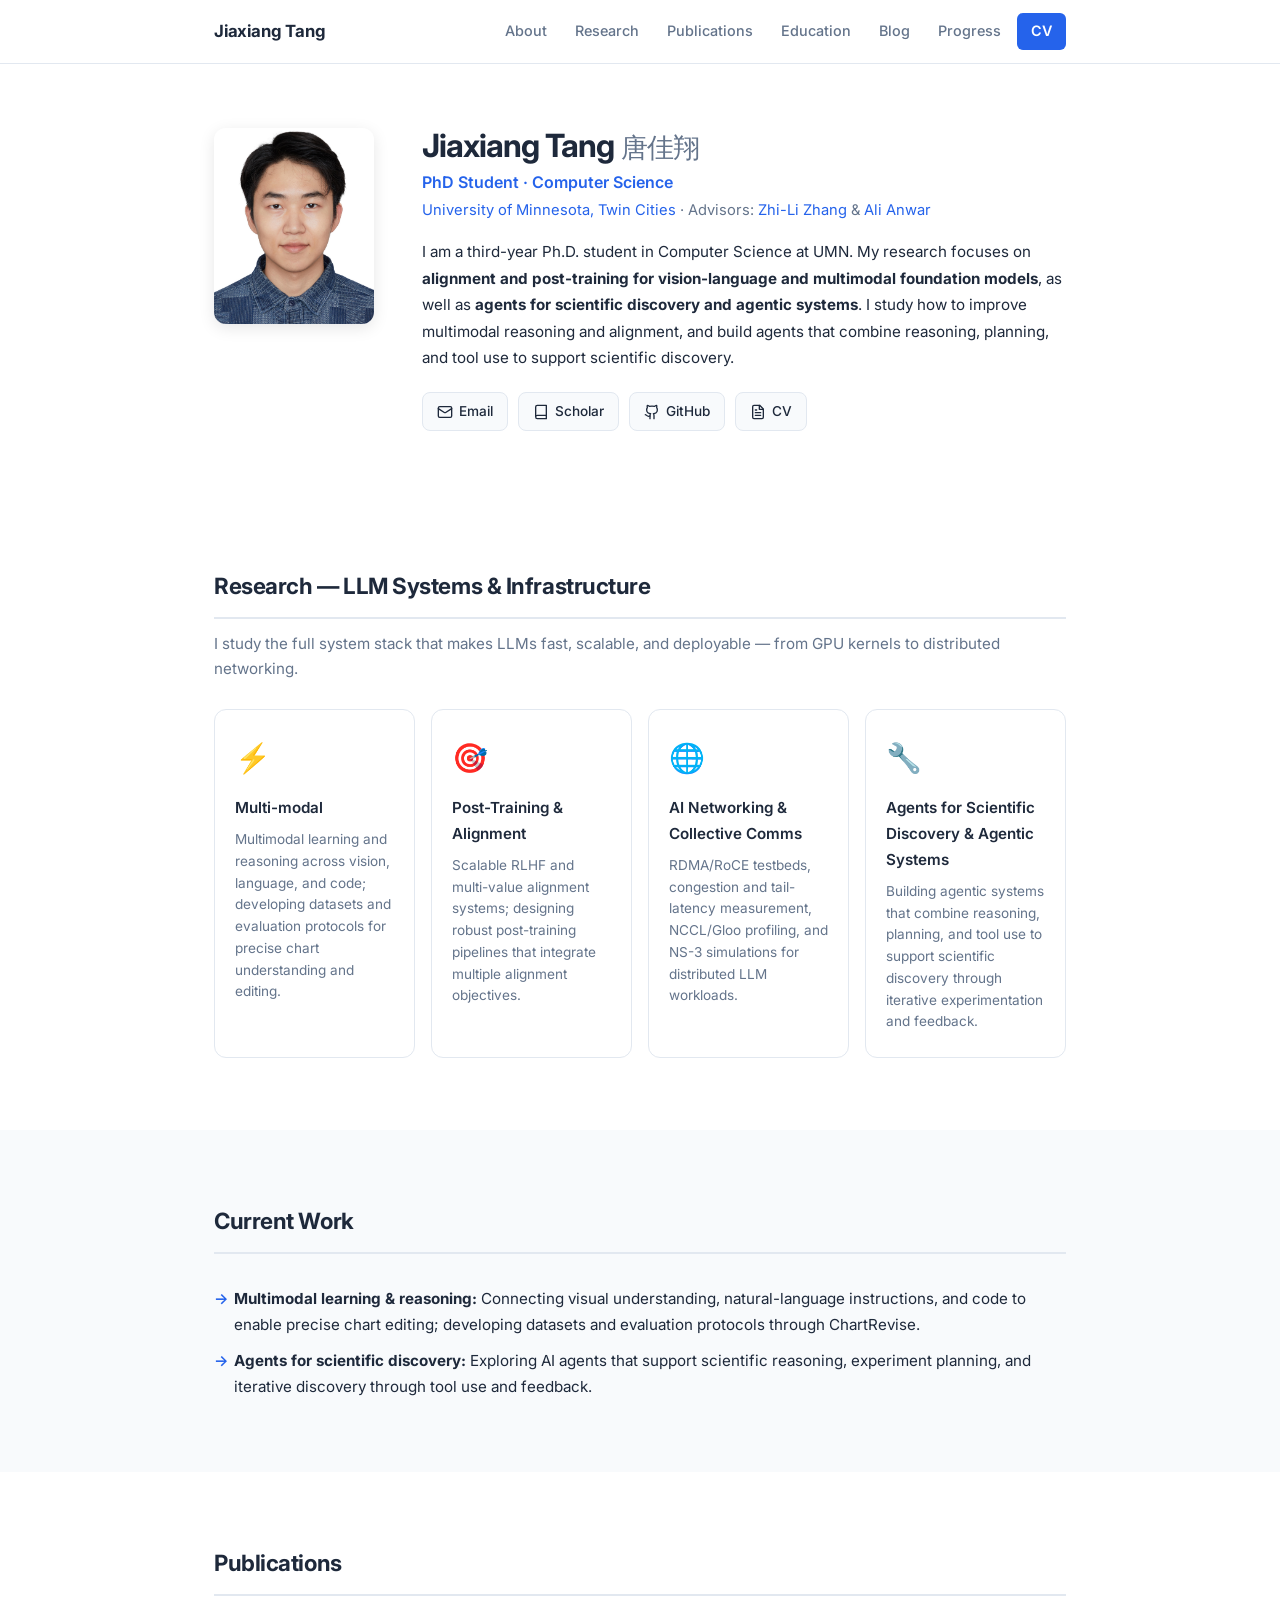
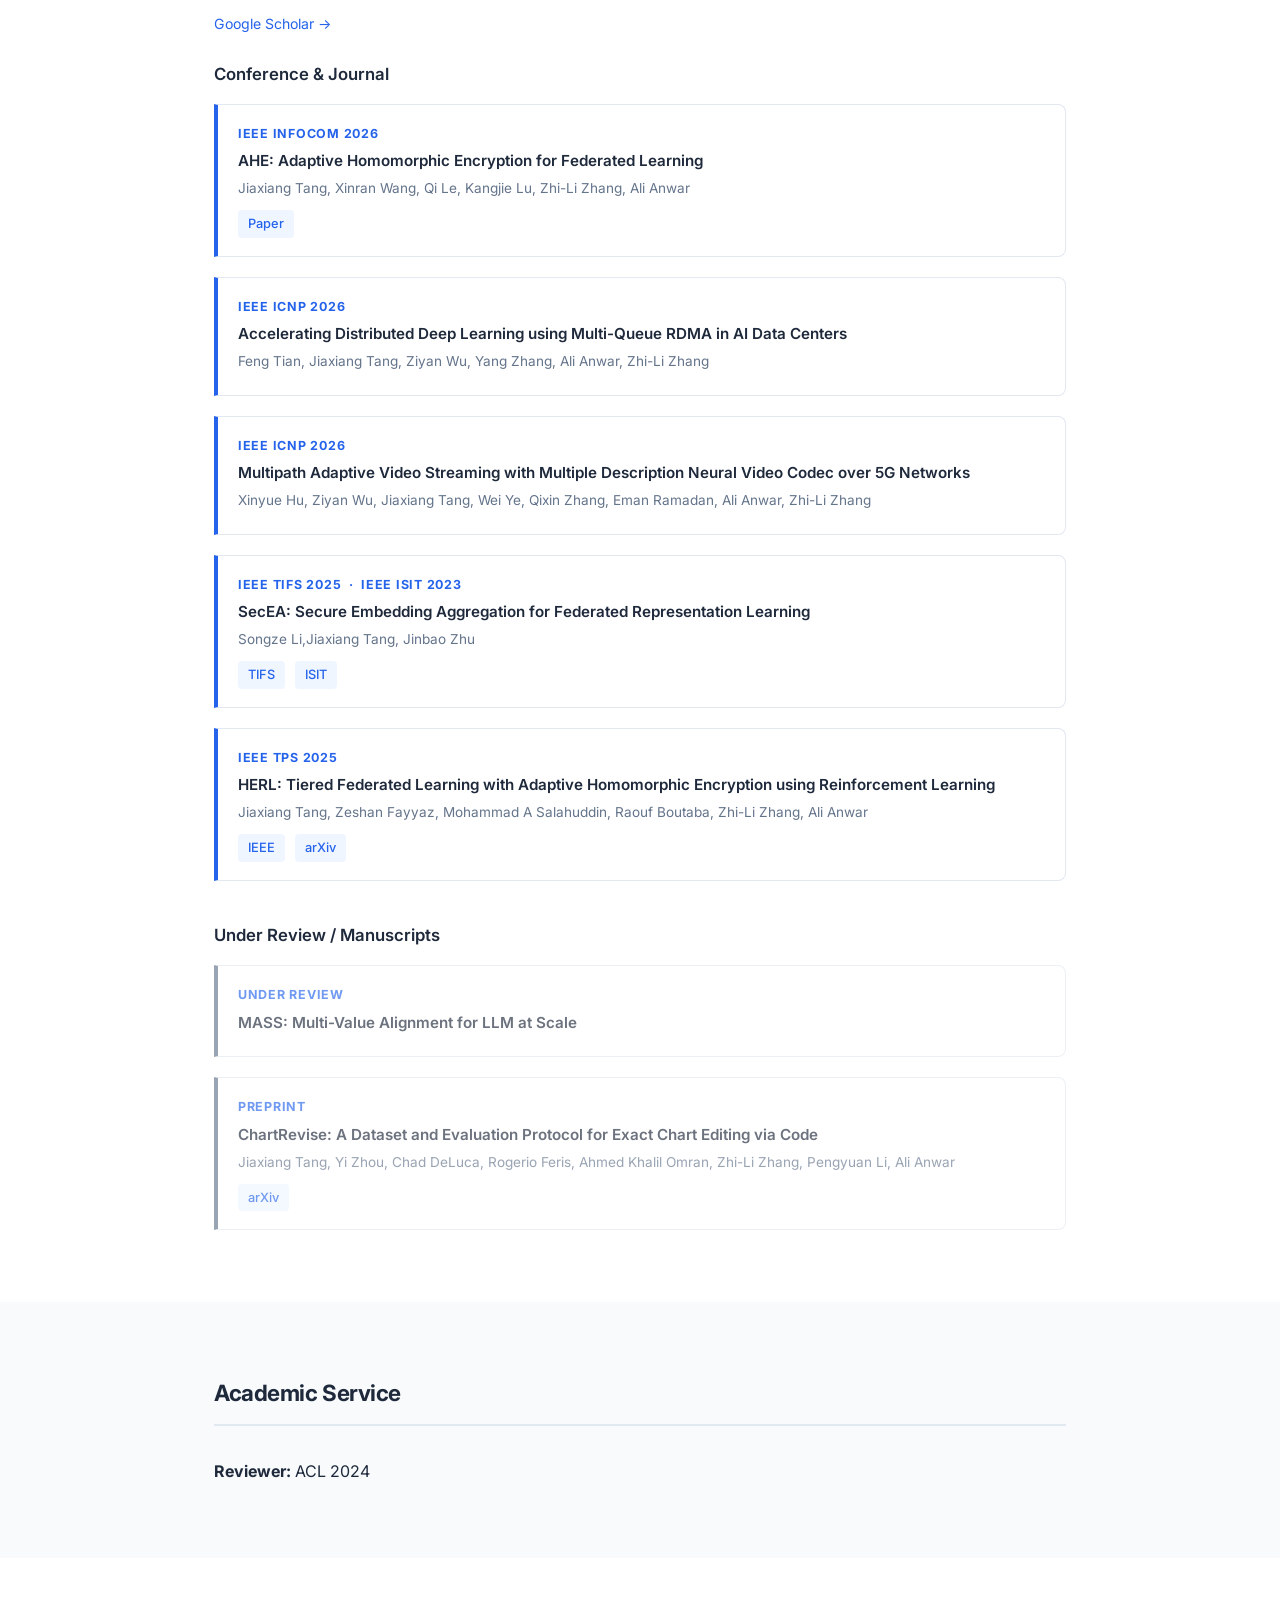
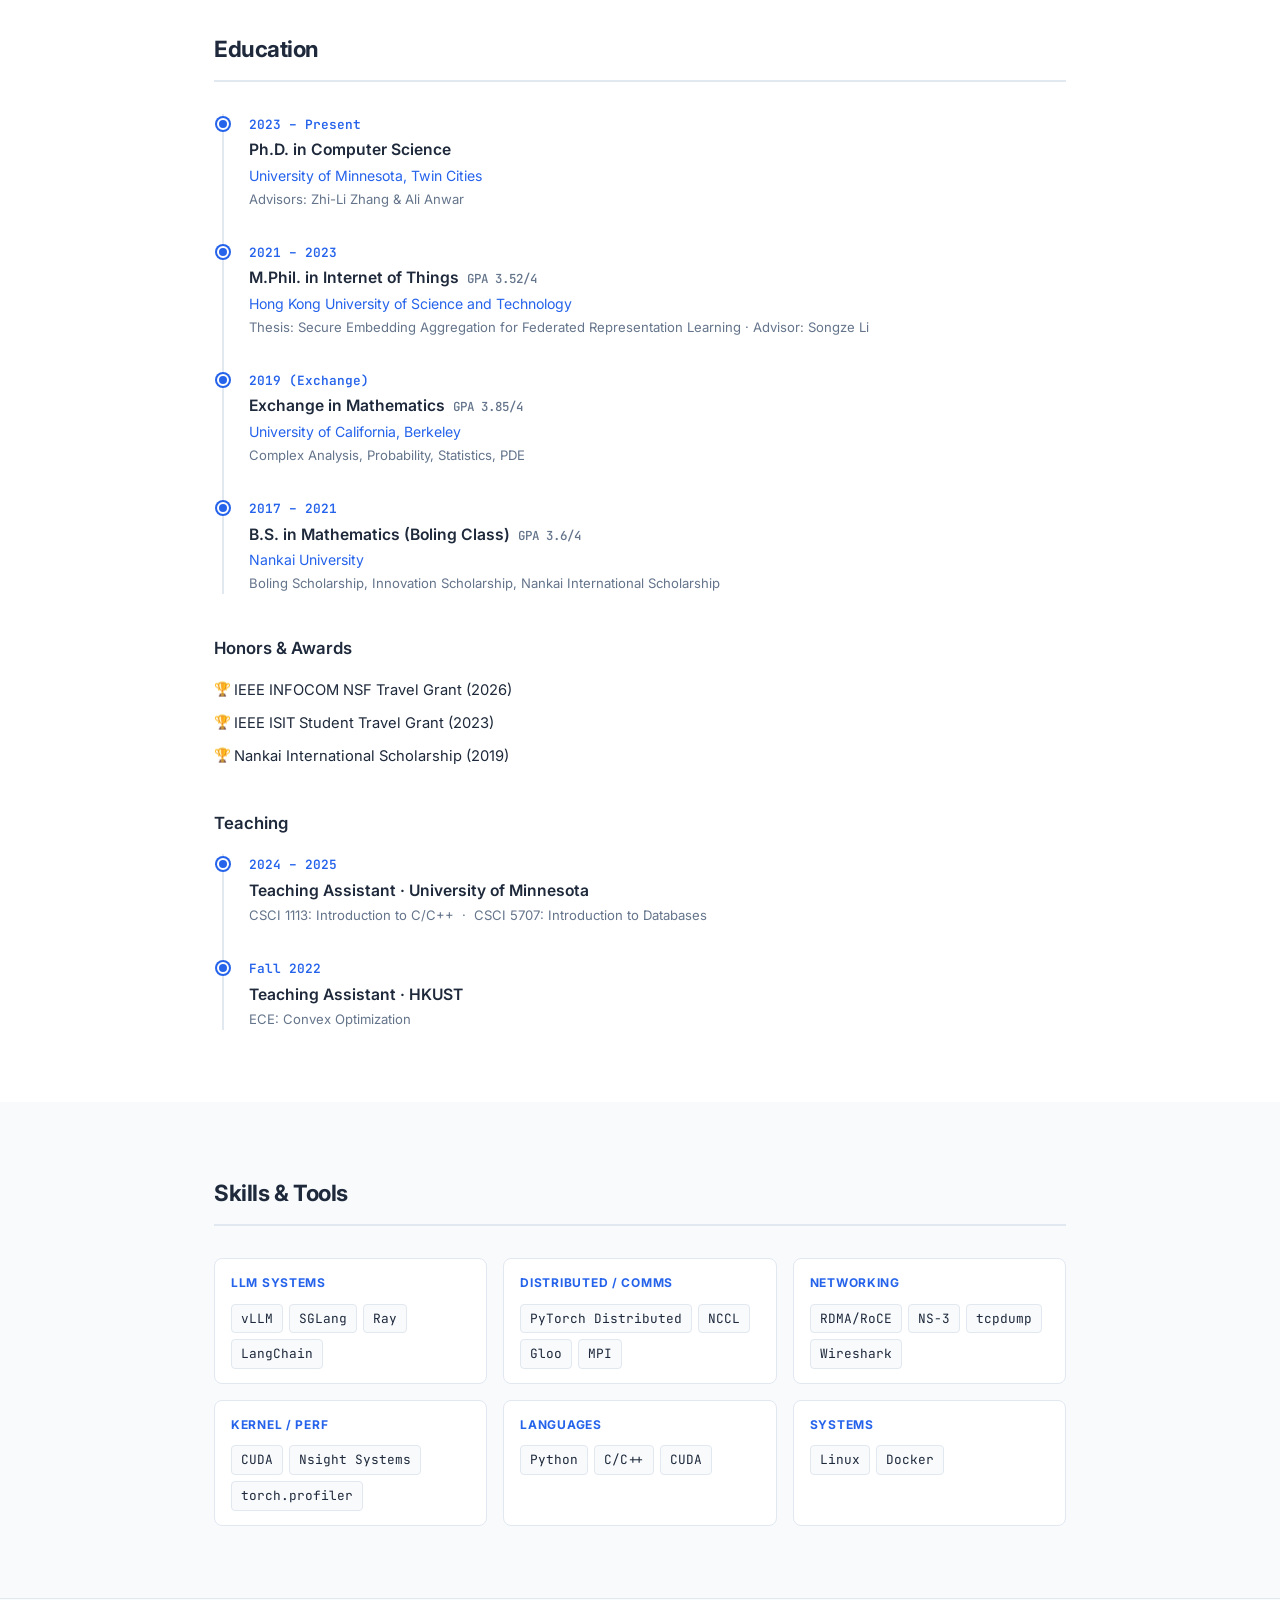
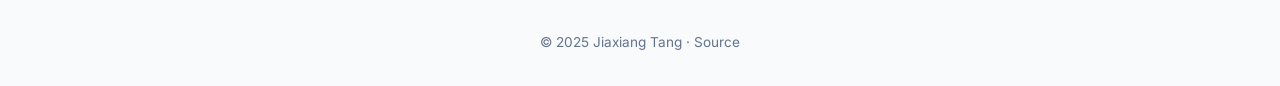
<file: index.html>
<!DOCTYPE html>
<html lang="en">
<head>
  <meta charset="UTF-8" />
  <meta name="viewport" content="width=device-width, initial-scale=1.0" />
  <title>Jiaxiang Tang (唐佳翔)</title>
  <link rel="shortcut icon" href="favicon.ico" />
  <link rel="preconnect" href="https://fonts.googleapis.com" />
  <link rel="preconnect" href="https://fonts.gstatic.com" crossorigin />
  <link href="https://fonts.googleapis.com/css2?family=Inter:wght@300;400;500;600;700&family=JetBrains+Mono:wght@400;500&display=swap" rel="stylesheet" />
  <link rel="stylesheet" href="style.css" />
</head>
<body>

  <!-- Navigation -->
  <nav class="navbar">
    <div class="nav-inner">
      <a class="nav-brand" href="index.html">Jiaxiang Tang</a>
      <div class="nav-links">
        <a href="#about">About</a>
        <a href="#research">Research</a>
        <a href="#publications">Publications</a>
        <a href="#education">Education</a>
        <a href="blog/index.html">Blog</a>
        <a href="progress.html">Progress</a>
        <a href="cv/jiaxiang-resume.pdf" target="_blank" class="btn-cv">CV</a>
      </div>
    </div>
  </nav>

  <main>

    <!-- Hero -->
    <section class="hero" id="about">
      <div class="container">
        <div class="hero-inner">
          <div class="hero-photo">
            <img src="photos/IMG_5485.JPG" alt="Jiaxiang Tang" />
          </div>
          <div class="hero-text">
            <h1>Jiaxiang Tang <span class="chinese">唐佳翔</span></h1>
            <p class="hero-title">PhD Student · Computer Science</p>
            <p class="hero-affil">
              <a href="https://www.umn.edu/" target="_blank">University of Minnesota, Twin Cities</a>
              · Advisors: <a href="https://www-users.cse.umn.edu/~zhzhang/" target="_blank">Zhi-Li Zhang</a> &amp; <a href="https://ali-anwar.github.io/" target="_blank">Ali Anwar</a>
            </p>
            <p class="hero-bio">
              I am a third-year Ph.D. student in Computer Science at UMN. My research focuses on <strong>alignment and post-training for vision-language and multimodal foundation models</strong>, as well as <strong>agents for scientific discovery and agentic systems</strong>. I study how to improve multimodal reasoning and alignment, and build agents that combine reasoning, planning, and tool use to support scientific discovery.
            </p>
            <div class="hero-links">
              <a href="mailto:jathon.tang@gmail.com" class="link-badge">
                <svg xmlns="http://www.w3.org/2000/svg" width="16" height="16" viewBox="0 0 24 24" fill="none" stroke="currentColor" stroke-width="2" stroke-linecap="round" stroke-linejoin="round"><rect width="20" height="16" x="2" y="4" rx="2"/><path d="m22 7-8.97 5.7a1.94 1.94 0 0 1-2.06 0L2 7"/></svg>
                Email
              </a>
              <a href="https://scholar.google.com/citations?hl=zh-CN&user=TCQa5McAAAAJ" target="_blank" class="link-badge">
                <svg xmlns="http://www.w3.org/2000/svg" width="16" height="16" viewBox="0 0 24 24" fill="none" stroke="currentColor" stroke-width="2" stroke-linecap="round" stroke-linejoin="round"><path d="M4 19.5v-15A2.5 2.5 0 0 1 6.5 2H20v20H6.5a2.5 2.5 0 0 1 0-5H20"/></svg>
                Scholar
              </a>
              <a href="https://github.com/Tangjacson" target="_blank" class="link-badge">
                <svg xmlns="http://www.w3.org/2000/svg" width="16" height="16" viewBox="0 0 24 24" fill="none" stroke="currentColor" stroke-width="2" stroke-linecap="round" stroke-linejoin="round"><path d="M15 22v-4a4.8 4.8 0 0 0-1-3.5c3 0 6-2 6-5.5.08-1.25-.27-2.48-1-3.5.28-1.15.28-2.35 0-3.5 0 0-1 0-3 1.5-2.64-.5-5.36-.5-8 0C6 2 5 2 5 2c-.3 1.15-.3 2.35 0 3.5A5.403 5.403 0 0 0 4 9c0 3.5 3 5.5 6 5.5-.39.49-.68 1.05-.85 1.65-.17.6-.22 1.23-.15 1.85v4"/><path d="M9 18c-4.51 2-5-2-7-2"/></svg>
                GitHub
              </a>
              <a href="cv/jiaxiang-resume.pdf" target="_blank" class="link-badge">
                <svg xmlns="http://www.w3.org/2000/svg" width="16" height="16" viewBox="0 0 24 24" fill="none" stroke="currentColor" stroke-width="2" stroke-linecap="round" stroke-linejoin="round"><path d="M14.5 2H6a2 2 0 0 0-2 2v16a2 2 0 0 0 2 2h12a2 2 0 0 0 2-2V7.5L14.5 2z"/><polyline points="14 2 14 8 20 8"/><line x1="16" x2="8" y1="13" y2="13"/><line x1="16" x2="8" y1="17" y2="17"/><line x1="10" x2="8" y1="9" y2="9"/></svg>
                CV
              </a>
            </div>
          </div>
        </div>
      </div>
    </section>

    <!-- Research Interests -->
    <section class="section" id="research">
      <div class="container">
        <h2 class="section-title">Research — LLM Systems &amp; Infrastructure</h2>
        <p class="section-subtext">I study the full system stack that makes LLMs fast, scalable, and deployable — from GPU kernels to distributed networking.</p>
        <div class="interest-grid">
          <div class="interest-card">
            <div class="interest-icon">⚡</div>
            <h3>Multi-modal</h3>
            <p>Multimodal learning and reasoning across vision, language, and code; developing datasets and evaluation protocols for precise chart understanding and editing.</p>
          </div>
          <div class="interest-card">
            <div class="interest-icon">🎯</div>
            <h3>Post-Training &amp; Alignment</h3>
            <p>Scalable RLHF and multi-value alignment systems; designing robust post-training pipelines that integrate multiple alignment objectives.</p>
          </div>
          <div class="interest-card">
            <div class="interest-icon">🌐</div>
            <h3>AI Networking &amp; Collective Comms</h3>
            <p>RDMA/RoCE testbeds, congestion and tail-latency measurement, NCCL/Gloo profiling, and NS-3 simulations for distributed LLM workloads.</p>
          </div>
          <div class="interest-card">
            <div class="interest-icon">🔧</div>
            <h3>Agents for Scientific Discovery &amp; Agentic Systems</h3>
            <p>Building agentic systems that combine reasoning, planning, and tool use to support scientific discovery through iterative experimentation and feedback.</p>
          </div>
        </div>
      </div>
    </section>

    <!-- Current Work -->
    <section class="section section-alt">
      <div class="container">
        <h2 class="section-title">Current Work</h2>
        <ul class="work-list">
          <li><strong>Multimodal learning &amp; reasoning:</strong> Connecting visual understanding, natural-language instructions, and code to enable precise chart editing; developing datasets and evaluation protocols through ChartRevise.</li>
          <li><strong>Agents for scientific discovery:</strong> Exploring AI agents that support scientific reasoning, experiment planning, and iterative discovery through tool use and feedback.</li>
        </ul>
      </div>
    </section>

    <!-- Publications -->
    <section class="section" id="publications">
      <div class="container">
        <h2 class="section-title">Publications</h2>
        <p class="section-note"><a href="https://scholar.google.com/citations?user=Uau_QtYAAAAJ" target="_blank">Google Scholar →</a></p>

        <h3 class="subsection-title" style="margin-top:0">Conference &amp; Journal</h3>
        <div class="pub-list">

          <div class="pub-item">
            <div class="pub-venue">IEEE INFOCOM 2026</div>
            <div class="pub-title">AHE: Adaptive Homomorphic Encryption for Federated Learning</div>
            <div class="pub-authors">Jiaxiang Tang, Xinran Wang, Qi Le, Kangjie Lu, Zhi-Li Zhang, Ali Anwar</div>
            <div class="pub-links">
              <a class="pub-link" href="https://doi.org/10.1109/INFOCOM59046.2026.11571699" target="_blank" rel="noopener">Paper</a>
            </div>
          </div>

          <div class="pub-item">
            <div class="pub-venue">IEEE ICNP 2026</div>
            <div class="pub-title">Accelerating Distributed Deep Learning using Multi-Queue RDMA in AI Data Centers</div>
            <div class="pub-authors">Feng Tian, Jiaxiang Tang, Ziyan Wu, Yang Zhang, Ali Anwar, Zhi-Li Zhang</div>
          </div>

          <div class="pub-item">
            <div class="pub-venue">IEEE ICNP 2026</div>
            <div class="pub-title">Multipath Adaptive Video Streaming with Multiple Description Neural Video Codec over 5G Networks</div>
            <div class="pub-authors">Xinyue Hu, Ziyan Wu, Jiaxiang Tang, Wei Ye, Qixin Zhang, Eman Ramadan, Ali Anwar, Zhi-Li Zhang</div>
          </div>

          <div class="pub-item">
            <div class="pub-venue">IEEE TIFS 2025 &nbsp;·&nbsp; IEEE ISIT 2023</div>
            <div class="pub-title">SecEA: Secure Embedding Aggregation for Federated Representation Learning</div>
            <div class="pub-authors">Songze Li,Jiaxiang Tang, Jinbao Zhu</div>
            <div class="pub-links">
              <a class="pub-link" href="https://ieeexplore.ieee.org/document/11037435/" target="_blank" rel="noopener">TIFS</a>
              <a class="pub-link" href="https://ieeexplore.ieee.org/document/10206974/" target="_blank" rel="noopener">ISIT</a>
            </div>
          </div>

          <div class="pub-item">
            <div class="pub-venue">IEEE TPS 2025</div>
            <div class="pub-title">HERL: Tiered Federated Learning with Adaptive Homomorphic Encryption using Reinforcement Learning</div>
            <div class="pub-authors">Jiaxiang Tang, Zeshan Fayyaz, Mohammad A Salahuddin, Raouf Boutaba, Zhi-Li Zhang, Ali Anwar</div>
            <div class="pub-links">
              <a class="pub-link" href="https://www.computer.org/csdl/proceedings-article/tps-isa/2025/969100a011/2eytfgw3L8I" target="_blank" rel="noopener">IEEE</a>
              <a class="pub-link" href="https://arxiv.org/abs/2409.07631" target="_blank" rel="noopener">arXiv</a>
            </div>
          </div>

        </div>

        <h3 class="subsection-title">Under Review / Manuscripts</h3>
        <div class="pub-list">

          <div class="pub-item pub-item-draft">
            <div class="pub-venue">Under Review</div>
            <div class="pub-title">MASS: Multi-Value Alignment for LLM at Scale</div>
          </div>

          <div class="pub-item pub-item-draft">
            <div class="pub-venue">Preprint</div>
            <div class="pub-title">ChartRevise: A Dataset and Evaluation Protocol for Exact Chart Editing via Code</div>
            <div class="pub-authors">Jiaxiang Tang, Yi Zhou, Chad DeLuca, Rogerio Feris, Ahmed Khalil Omran, Zhi-Li Zhang, Pengyuan Li, Ali Anwar</div>
            <div class="pub-links">
              <a class="pub-link" href="https://arxiv.org/abs/2609.38642" target="_blank" rel="noopener">arXiv</a>
            </div>
          </div>

        </div>
      </div>
    </section>

    <!-- Academic Service -->
    <section class="section section-alt">
      <div class="container">
        <h2 class="section-title">Academic Service</h2>
        <p><strong>Reviewer:</strong> ACL 2024</p>
      </div>
    </section>

    <!-- Education -->
    <section class="section" id="education">
      <div class="container">
        <h2 class="section-title">Education</h2>
        <div class="timeline">
          <div class="timeline-item">
            <div class="timeline-dot"></div>
            <div class="timeline-body">
              <div class="timeline-period">2023 – Present</div>
              <div class="timeline-degree">Ph.D. in Computer Science</div>
              <div class="timeline-school"><a href="https://www.umn.edu/" target="_blank">University of Minnesota, Twin Cities</a></div>
              <div class="timeline-detail">Advisors: Zhi-Li Zhang &amp; Ali Anwar</div>
            </div>
          </div>
          <div class="timeline-item">
            <div class="timeline-dot"></div>
            <div class="timeline-body">
              <div class="timeline-period">2021 – 2023</div>
              <div class="timeline-degree">M.Phil. in Internet of Things &nbsp;<span class="gpa">GPA 3.52/4</span></div>
              <div class="timeline-school"><a href="https://www.ust.hk/" target="_blank">Hong Kong University of Science and Technology</a></div>
              <div class="timeline-detail">Thesis: Secure Embedding Aggregation for Federated Representation Learning · Advisor: Songze Li</div>
            </div>
          </div>
          <div class="timeline-item">
            <div class="timeline-dot"></div>
            <div class="timeline-body">
              <div class="timeline-period">2019 (Exchange)</div>
              <div class="timeline-degree">Exchange in Mathematics &nbsp;<span class="gpa">GPA 3.85/4</span></div>
              <div class="timeline-school"><a href="https://www.berkeley.edu/" target="_blank">University of California, Berkeley</a></div>
              <div class="timeline-detail">Complex Analysis, Probability, Statistics, PDE</div>
            </div>
          </div>
          <div class="timeline-item">
            <div class="timeline-dot"></div>
            <div class="timeline-body">
              <div class="timeline-period">2017 – 2021</div>
              <div class="timeline-degree">B.S. in Mathematics (Boling Class) &nbsp;<span class="gpa">GPA 3.6/4</span></div>
              <div class="timeline-school"><a href="http://www.nku.edu.cn/" target="_blank">Nankai University</a></div>
              <div class="timeline-detail">Boling Scholarship, Innovation Scholarship, Nankai International Scholarship</div>
            </div>
          </div>
        </div>

        <h3 class="subsection-title">Honors &amp; Awards</h3>
        <ul class="award-list">
          <li>IEEE INFOCOM NSF Travel Grant (2026)</li>
          <li>IEEE ISIT Student Travel Grant (2023)</li>
          <li>Nankai International Scholarship (2019)</li>
        </ul>

        <h3 class="subsection-title">Teaching</h3>
        <div class="timeline" style="margin-top:8px">
          <div class="timeline-item">
            <div class="timeline-dot"></div>
            <div class="timeline-body">
              <div class="timeline-period">2024 – 2025</div>
              <div class="timeline-degree">Teaching Assistant · University of Minnesota</div>
              <div class="timeline-detail">CSCI 1113: Introduction to C/C++ &nbsp;·&nbsp; CSCI 5707: Introduction to Databases</div>
            </div>
          </div>
          <div class="timeline-item">
            <div class="timeline-dot"></div>
            <div class="timeline-body">
              <div class="timeline-period">Fall 2022</div>
              <div class="timeline-degree">Teaching Assistant · HKUST</div>
              <div class="timeline-detail">ECE: Convex Optimization</div>
            </div>
          </div>
        </div>
      </div>
    </section>

    <!-- Skills -->
    <section class="section section-alt">
      <div class="container">
        <h2 class="section-title">Skills &amp; Tools</h2>
        <div class="skills-grid">
          <div class="skill-group">
            <div class="skill-label">LLM Systems</div>
            <div class="skill-tags"><span>vLLM</span><span>SGLang</span><span>Ray</span><span>LangChain</span></div>
          </div>
          <div class="skill-group">
            <div class="skill-label">Distributed / Comms</div>
            <div class="skill-tags"><span>PyTorch Distributed</span><span>NCCL</span><span>Gloo</span><span>MPI</span></div>
          </div>
          <div class="skill-group">
            <div class="skill-label">Networking</div>
            <div class="skill-tags"><span>RDMA/RoCE</span><span>NS-3</span><span>tcpdump</span><span>Wireshark</span></div>
          </div>
          <div class="skill-group">
            <div class="skill-label">Kernel / Perf</div>
            <div class="skill-tags"><span>CUDA</span><span>Nsight Systems</span><span>torch.profiler</span></div>
          </div>
          <div class="skill-group">
            <div class="skill-label">Languages</div>
            <div class="skill-tags"><span>Python</span><span>C/C++</span><span>CUDA</span></div>
          </div>
          <div class="skill-group">
            <div class="skill-label">Systems</div>
            <div class="skill-tags"><span>Linux</span><span>Docker</span></div>
          </div>
        </div>
      </div>
    </section>

  </main>

  <footer class="footer">
    <div class="container">
      <p>© 2025 Jiaxiang Tang · <a href="https://github.com/Tangjacson/Tangjacson.github.io" target="_blank">Source</a></p>
    </div>
  </footer>

</body>
</html>
</file>
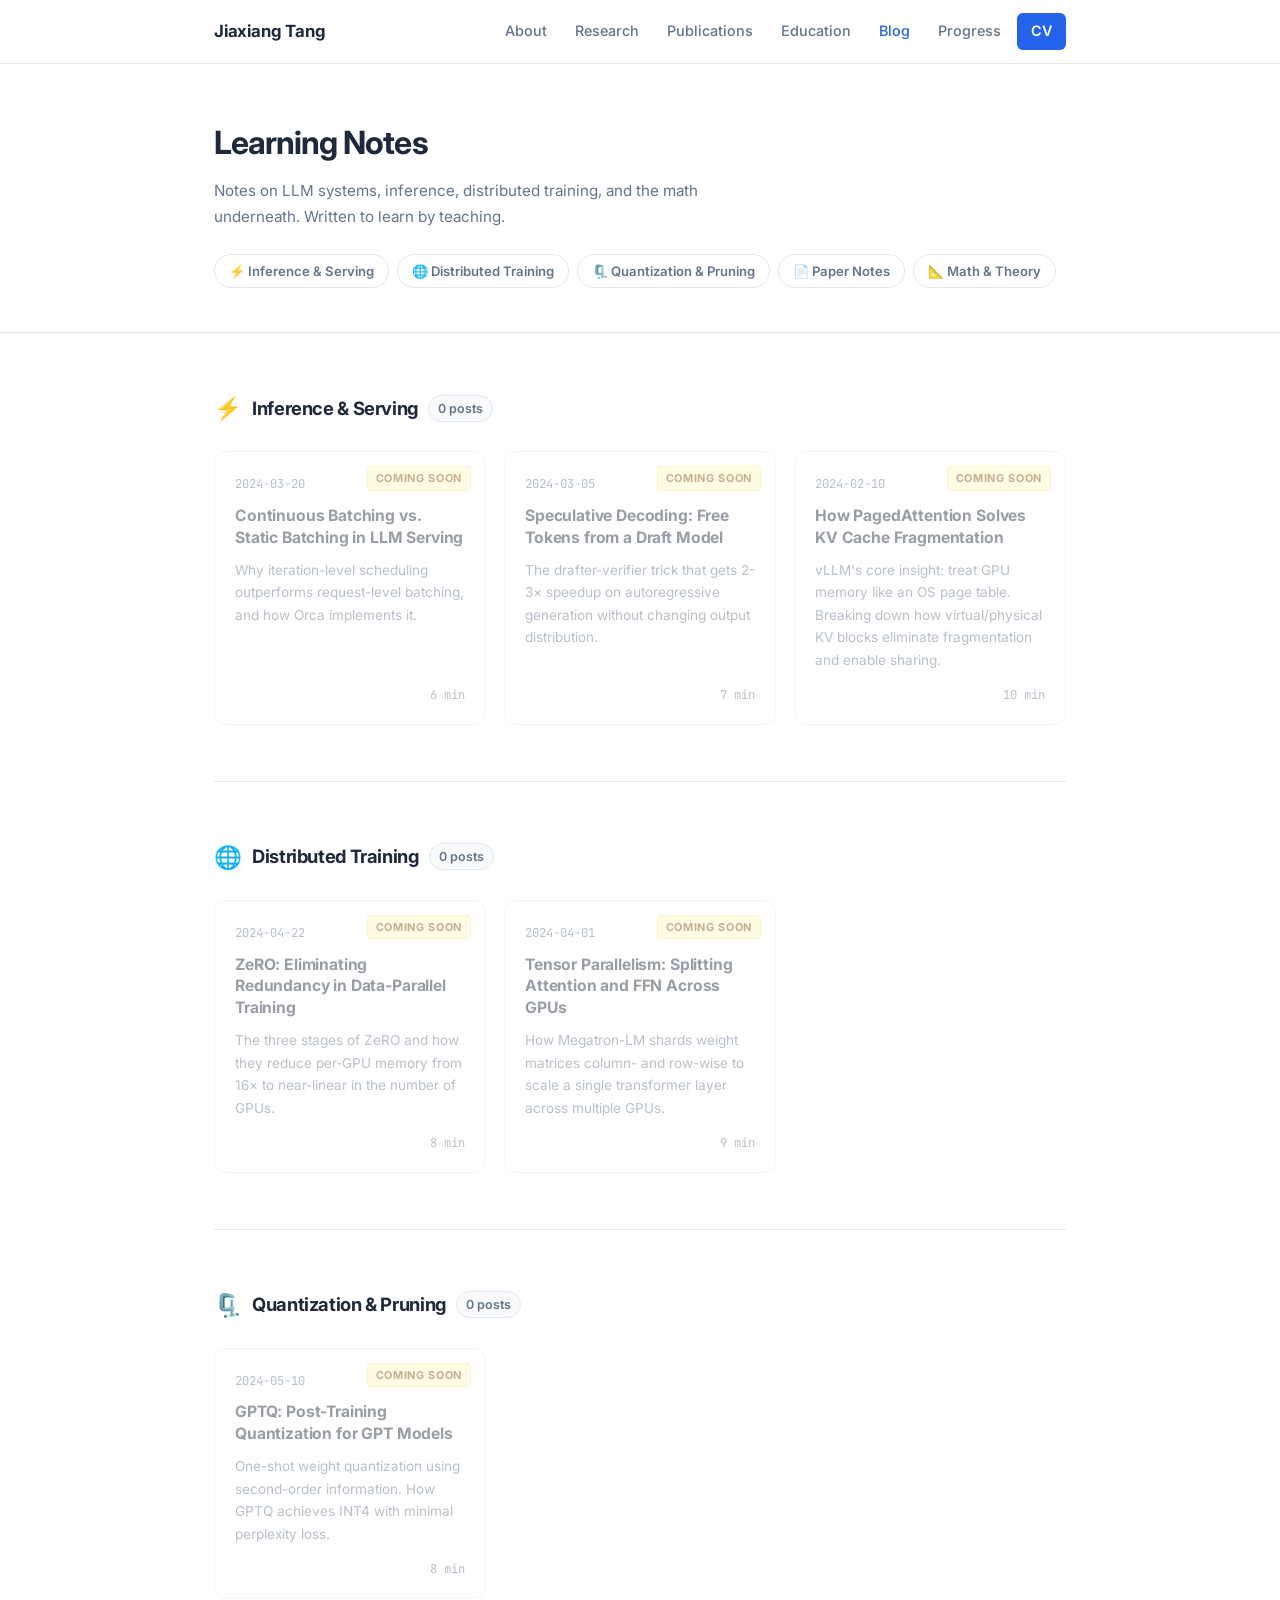
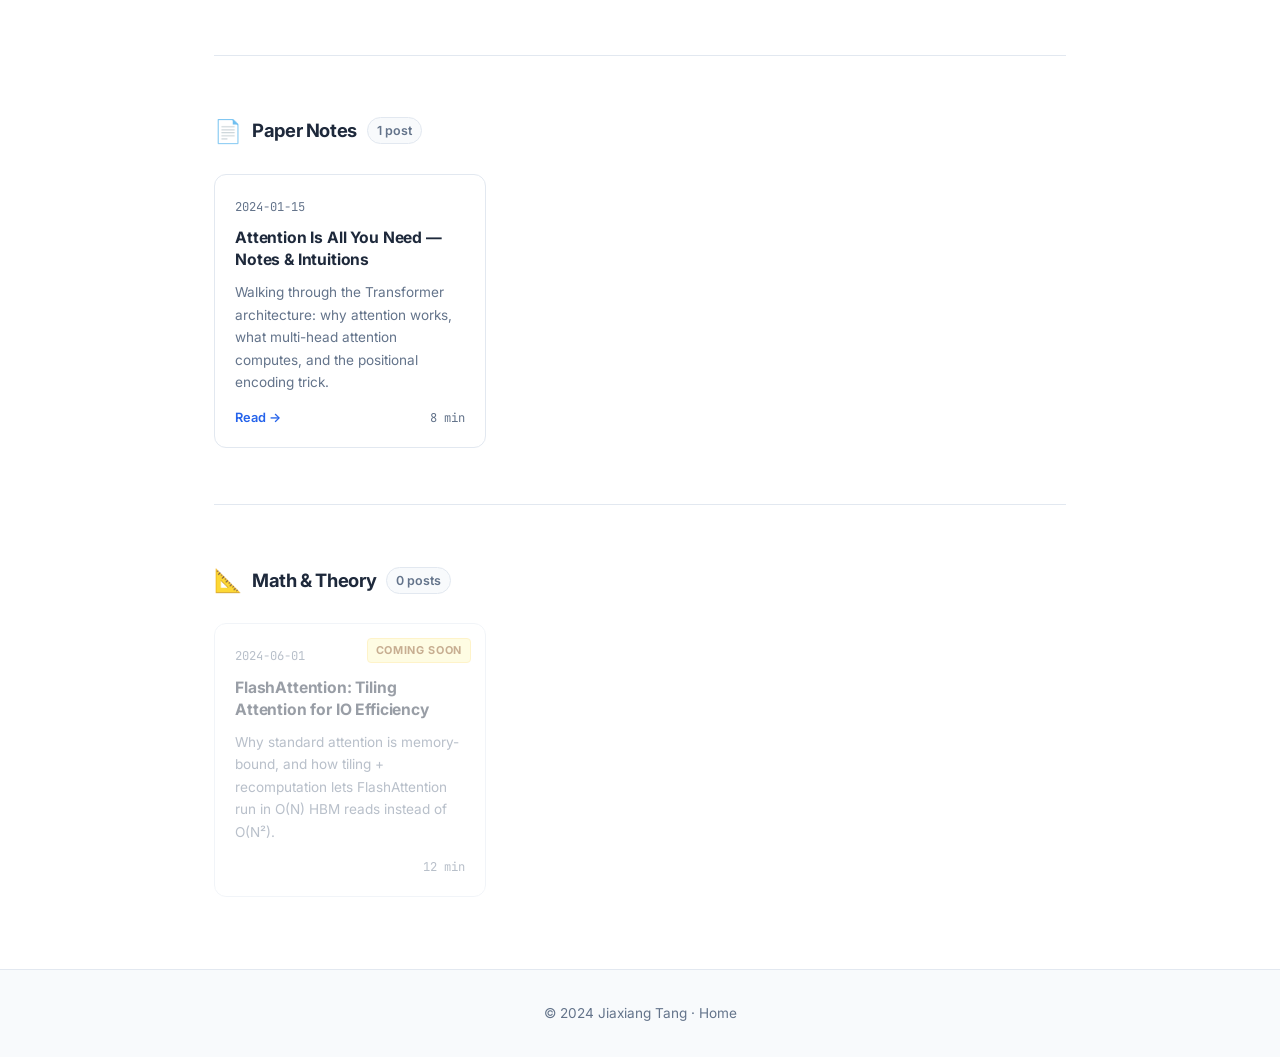
<file: blog/index.html>
<!DOCTYPE html>
<html lang="en">
<head>
  <meta charset="UTF-8" />
  <meta name="viewport" content="width=device-width, initial-scale=1.0" />
  <title>Blog · Jiaxiang Tang</title>
  <link rel="shortcut icon" href="../favicon.ico" />
  <link rel="preconnect" href="https://fonts.googleapis.com" />
  <link rel="preconnect" href="https://fonts.gstatic.com" crossorigin />
  <link href="https://fonts.googleapis.com/css2?family=Inter:wght@300;400;500;600;700&family=JetBrains+Mono:wght@400;500&display=swap" rel="stylesheet" />
  <link rel="stylesheet" href="../style.css" />
  <style>
    /* ── Blog hero ── */
    .blog-hero {
      padding: calc(var(--nav-height) + 52px) 0 44px;
      border-bottom: 1px solid var(--color-border);
    }
    .blog-hero h1 {
      font-size: 2rem;
      font-weight: 700;
      letter-spacing: -0.03em;
      margin-bottom: 8px;
    }
    .blog-hero p {
      color: var(--color-text-muted);
      font-size: 0.95rem;
      max-width: 520px;
    }

    /* ── Category jump links ── */
    .cat-nav {
      display: flex;
      gap: 8px;
      flex-wrap: wrap;
      padding: 24px 0 0;
    }
    .cat-nav-link {
      font-size: 0.82rem;
      font-weight: 600;
      padding: 5px 14px;
      border-radius: 20px;
      border: 1px solid var(--color-border);
      color: var(--color-text-muted);
      background: var(--color-bg);
      transition: background 0.15s, color 0.15s, border-color 0.15s;
      text-decoration: none;
    }
    .cat-nav-link:hover {
      background: var(--color-primary);
      color: #fff;
      border-color: var(--color-primary);
    }

    /* ── Category sections ── */
    .cat-section {
      padding: 56px 0 0;
    }
    .cat-header {
      display: flex;
      align-items: center;
      gap: 10px;
      margin-bottom: 24px;
    }
    .cat-icon { font-size: 1.4rem; }
    .cat-title {
      font-size: 1.15rem;
      font-weight: 700;
      letter-spacing: -0.02em;
      color: var(--color-text);
    }
    .cat-count {
      font-size: 0.78rem;
      font-weight: 600;
      color: var(--color-text-muted);
      background: var(--color-bg-alt);
      border: 1px solid var(--color-border);
      padding: 2px 9px;
      border-radius: 20px;
    }

    /* ── Card grid ── */
    .card-grid {
      display: grid;
      grid-template-columns: repeat(auto-fill, minmax(268px, 1fr));
      gap: 18px;
    }

    .post-card {
      background: var(--color-bg);
      border: 1px solid var(--color-border);
      border-radius: var(--radius);
      padding: 22px 20px 18px;
      transition: box-shadow 0.2s, transform 0.2s, border-color 0.2s;
      display: flex;
      flex-direction: column;
      gap: 10px;
      text-decoration: none;
      color: inherit;
      position: relative;
    }
    .post-card:hover {
      box-shadow: var(--shadow-md);
      transform: translateY(-3px);
      border-color: transparent;
    }
    .post-card.draft {
      opacity: 0.45;
      pointer-events: none;
    }

    .card-date {
      font-size: 0.76rem;
      color: var(--color-text-muted);
      font-family: var(--font-mono);
    }
    .card-title {
      font-size: 0.98rem;
      font-weight: 700;
      color: var(--color-text);
      line-height: 1.4;
      letter-spacing: -0.01em;
    }
    .card-excerpt {
      font-size: 0.85rem;
      color: var(--color-text-muted);
      line-height: 1.65;
      flex: 1;
    }
    .card-footer {
      display: flex;
      justify-content: space-between;
      align-items: center;
      margin-top: 4px;
    }
    .card-read {
      font-size: 0.8rem;
      font-weight: 600;
      color: var(--color-primary);
    }
    .card-time {
      font-size: 0.76rem;
      color: var(--color-text-muted);
      font-family: var(--font-mono);
    }
    .draft-badge {
      position: absolute;
      top: 14px;
      right: 14px;
      font-size: 0.68rem;
      font-weight: 700;
      text-transform: uppercase;
      letter-spacing: 0.06em;
      background: #fef9c3;
      color: #854d0e;
      border: 1px solid #fde68a;
      padding: 2px 8px;
      border-radius: 4px;
    }

    .divider {
      border: none;
      border-top: 1px solid var(--color-border);
      margin-top: 56px;
    }

    @media (max-width: 500px) {
      .card-grid { grid-template-columns: 1fr; }
    }
  </style>
</head>
<body>

  <!-- Navigation -->
  <nav class="navbar">
    <div class="nav-inner">
      <a class="nav-brand" href="../index.html">Jiaxiang Tang</a>
      <div class="nav-links">
        <a href="../index.html#about">About</a>
        <a href="../index.html#research">Research</a>
        <a href="../index.html#publications">Publications</a>
        <a href="../index.html#education">Education</a>
        <a href="index.html" style="color: var(--color-primary);">Blog</a>
        <a href="../progress.html">Progress</a>
        <a href="../cv/jiaxiang-resume.pdf" target="_blank" class="btn-cv">CV</a>
      </div>
    </div>
  </nav>

  <div class="blog-hero">
    <div class="container">
      <h1>Learning Notes</h1>
      <p>Notes on LLM systems, inference, distributed training, and the math underneath. Written to learn by teaching.</p>
      <nav class="cat-nav" id="catNav"><!-- injected by JS --></nav>
    </div>
  </div>

  <main>
    <div class="container">
      <div id="blogContent"><!-- injected by JS --></div>
    </div>
  </main>

  <footer class="footer" style="margin-top:72px;">
    <div class="container">
      <p>© 2024 Jiaxiang Tang · <a href="../index.html">Home</a></p>
    </div>
  </footer>

  <!-- Load post data, then render -->
  <script src="posts.js"></script>
  <script>
    (function () {
      const publishedPosts = POSTS; // include drafts too (show as locked)

      /* group posts by category, keeping CATEGORIES order */
      const byCategory = {};
      for (const cat of CATEGORIES) byCategory[cat.key] = [];
      for (const post of publishedPosts) {
        if (byCategory[post.category]) byCategory[post.category].push(post);
      }

      /* build category jump links */
      const catNav = document.getElementById('catNav');
      for (const cat of CATEGORIES) {
        const posts = byCategory[cat.key];
        if (!posts.length) continue;
        const a = document.createElement('a');
        a.className = 'cat-nav-link';
        a.href = '#cat-' + cat.key;
        a.textContent = cat.icon + ' ' + cat.label;
        catNav.appendChild(a);
      }

      /* build category sections */
      const container = document.getElementById('blogContent');
      let first = true;
      for (const cat of CATEGORIES) {
        const posts = byCategory[cat.key];
        if (!posts.length) continue;

        if (!first) container.insertAdjacentHTML('beforeend', '<hr class="divider">');
        first = false;

        const publishedCount = posts.filter(p => !p.draft).length;

        container.insertAdjacentHTML('beforeend', `
          <section class="cat-section" id="cat-${cat.key}">
            <div class="cat-header">
              <span class="cat-icon">${cat.icon}</span>
              <span class="cat-title">${cat.label}</span>
              <span class="cat-count">${publishedCount} post${publishedCount !== 1 ? 's' : ''}</span>
            </div>
            <div class="card-grid" id="grid-${cat.key}"></div>
          </section>
        `);

        const grid = document.getElementById('grid-' + cat.key);

        /* sort: published first (newest), then drafts */
        const sorted = [...posts].sort((a, b) => {
          if (a.draft !== b.draft) return a.draft ? 1 : -1;
          return new Date(b.date) - new Date(a.date);
        });

        for (const post of sorted) {
          const card = document.createElement(post.draft ? 'div' : 'a');
          card.className = 'post-card' + (post.draft ? ' draft' : '');
          if (!post.draft) card.href = 'posts/' + post.slug + '.html';

          card.innerHTML = `
            ${post.draft ? '<span class="draft-badge">Coming soon</span>' : ''}
            <div class="card-date">${post.date}</div>
            <div class="card-title">${post.title}</div>
            <div class="card-excerpt">${post.excerpt}</div>
            <div class="card-footer">
              <span class="card-read">${post.draft ? '' : 'Read →'}</span>
              <span class="card-time">${post.readTime}</span>
            </div>
          `;
          grid.appendChild(card);
        }
      }
    })();
  </script>

</body>
</html>
</file>
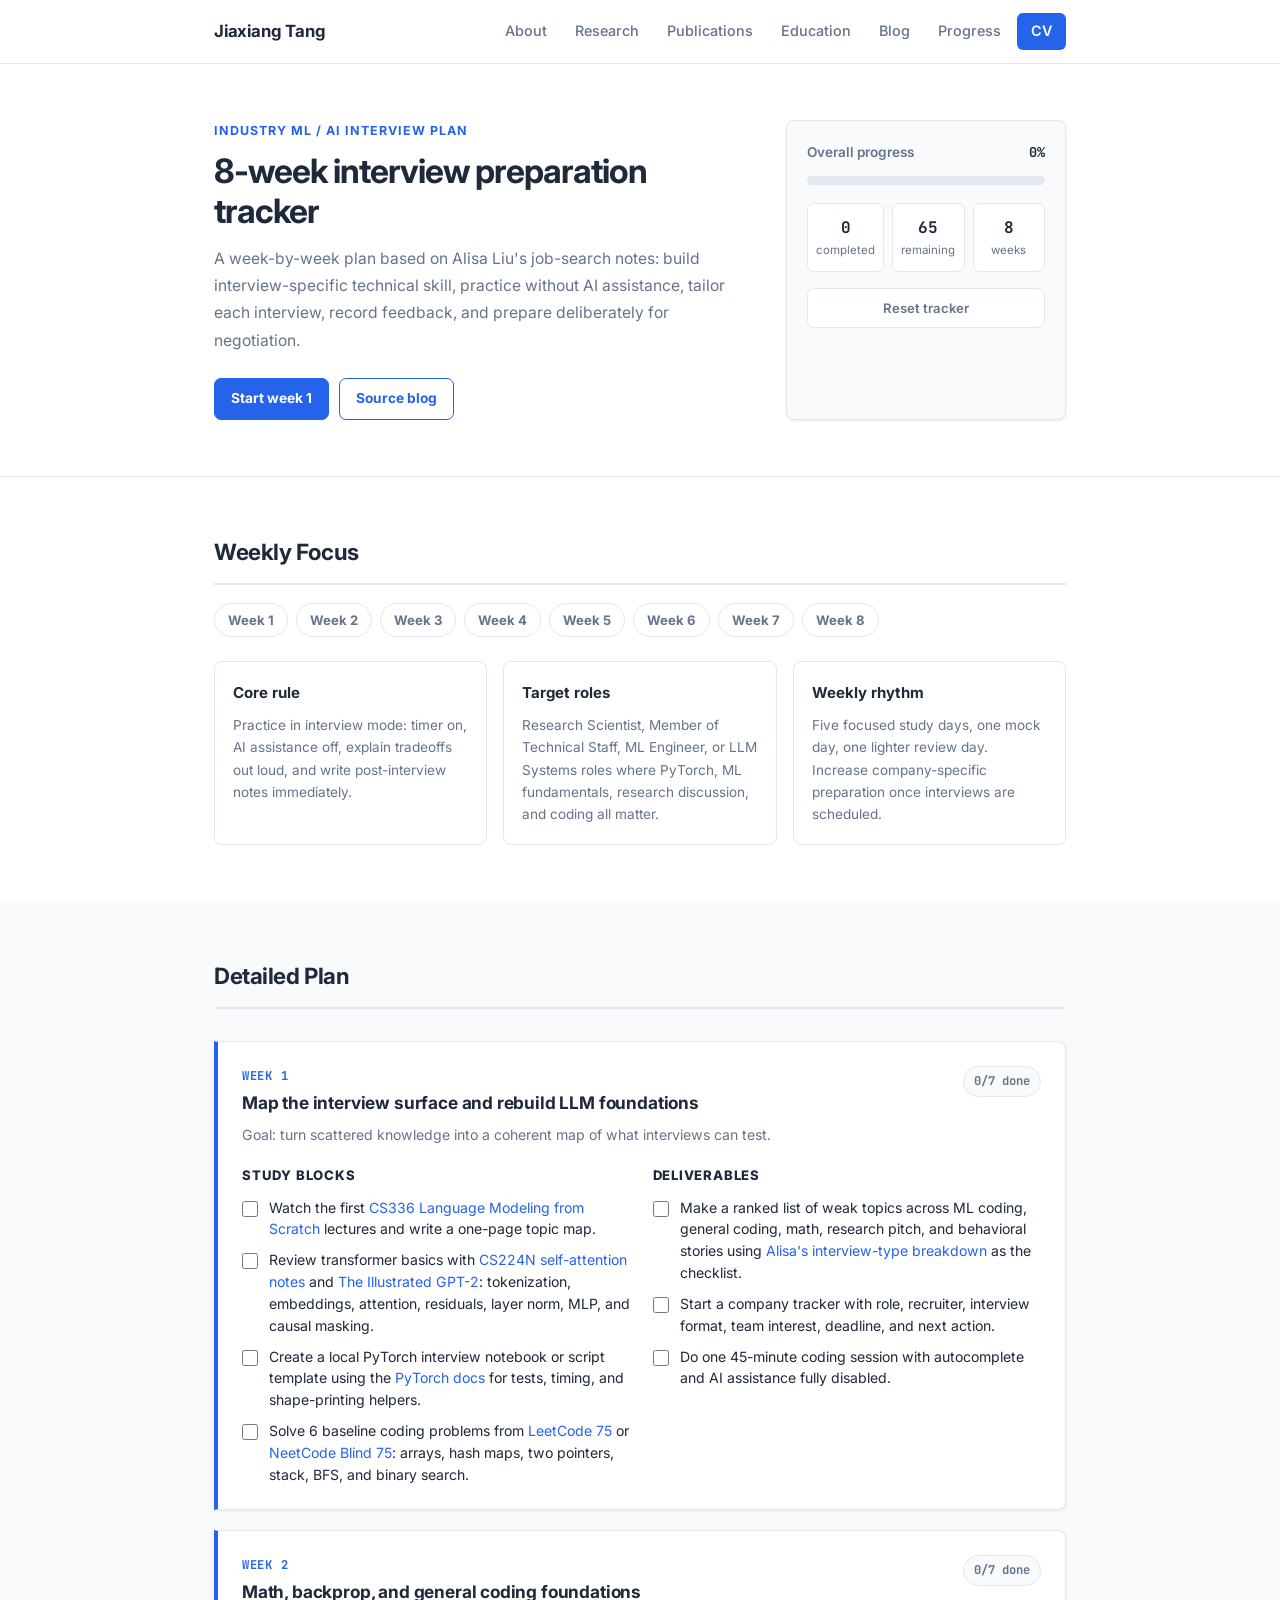
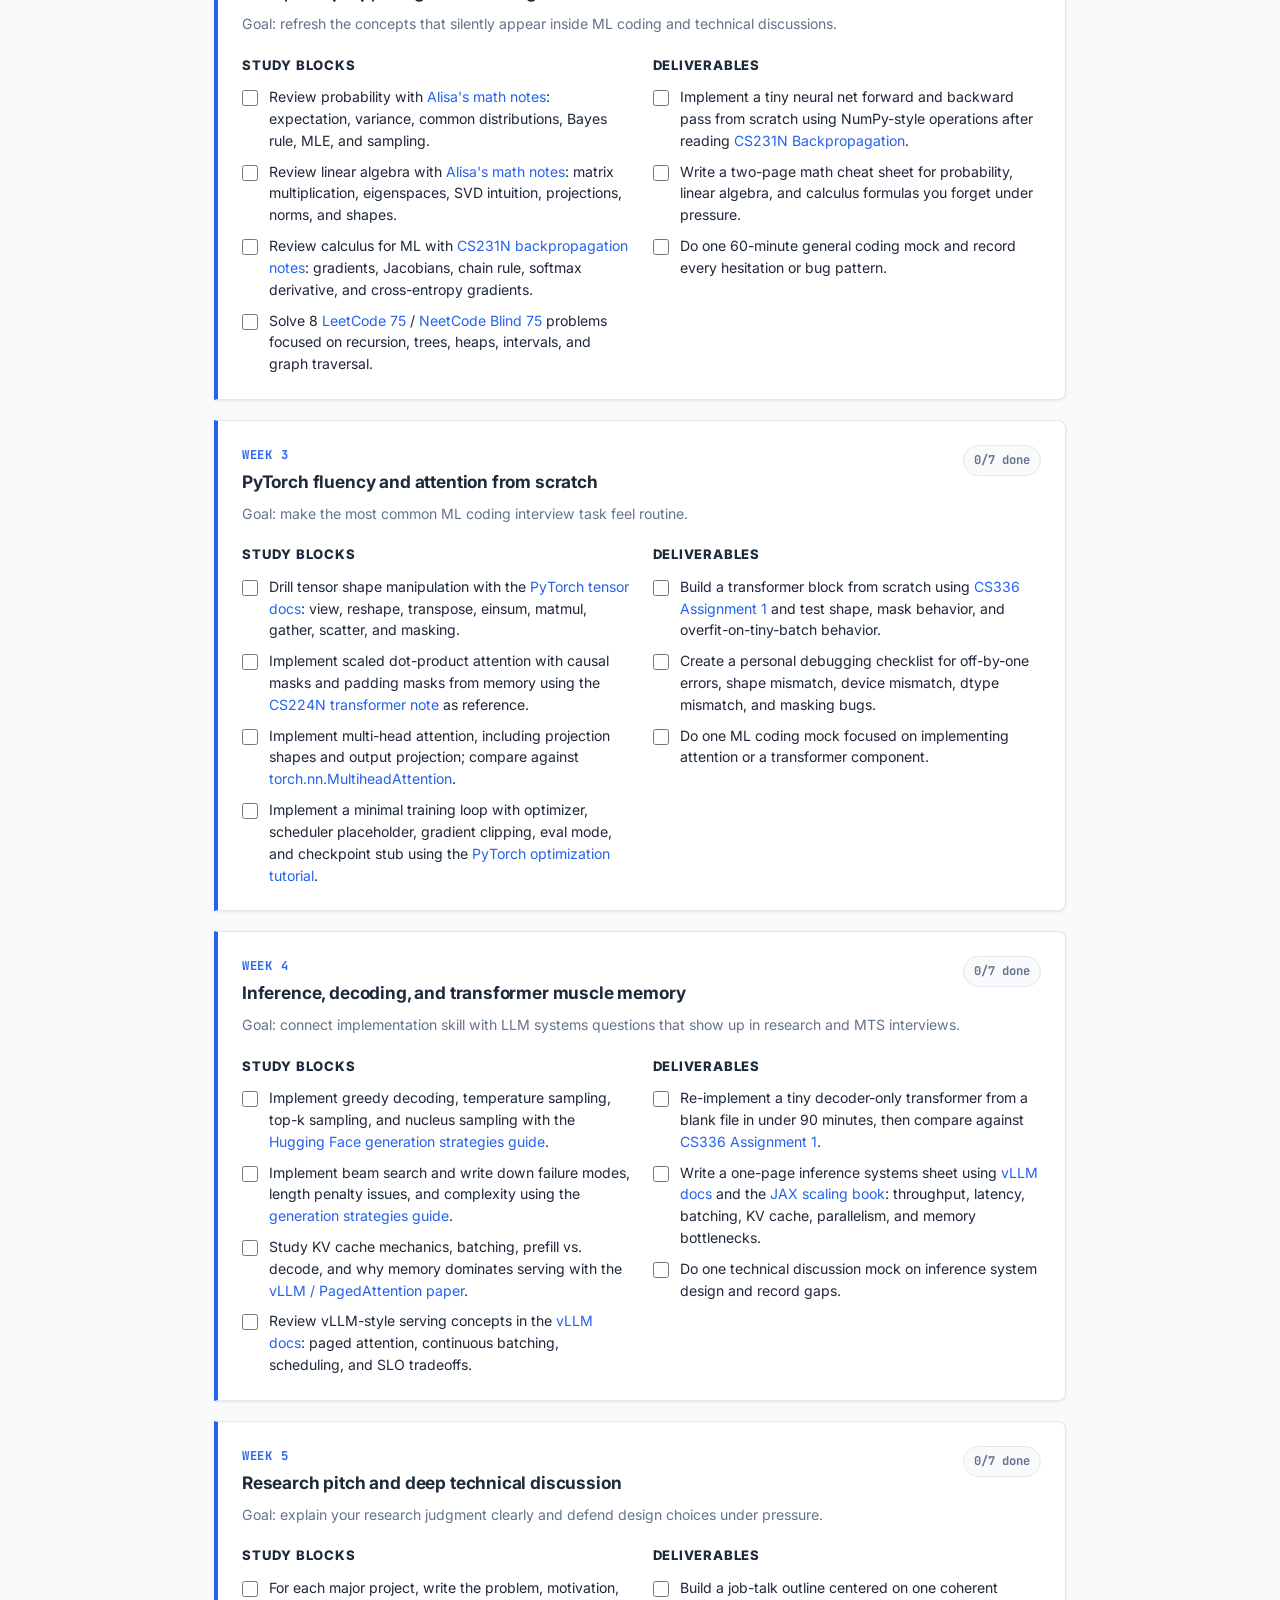
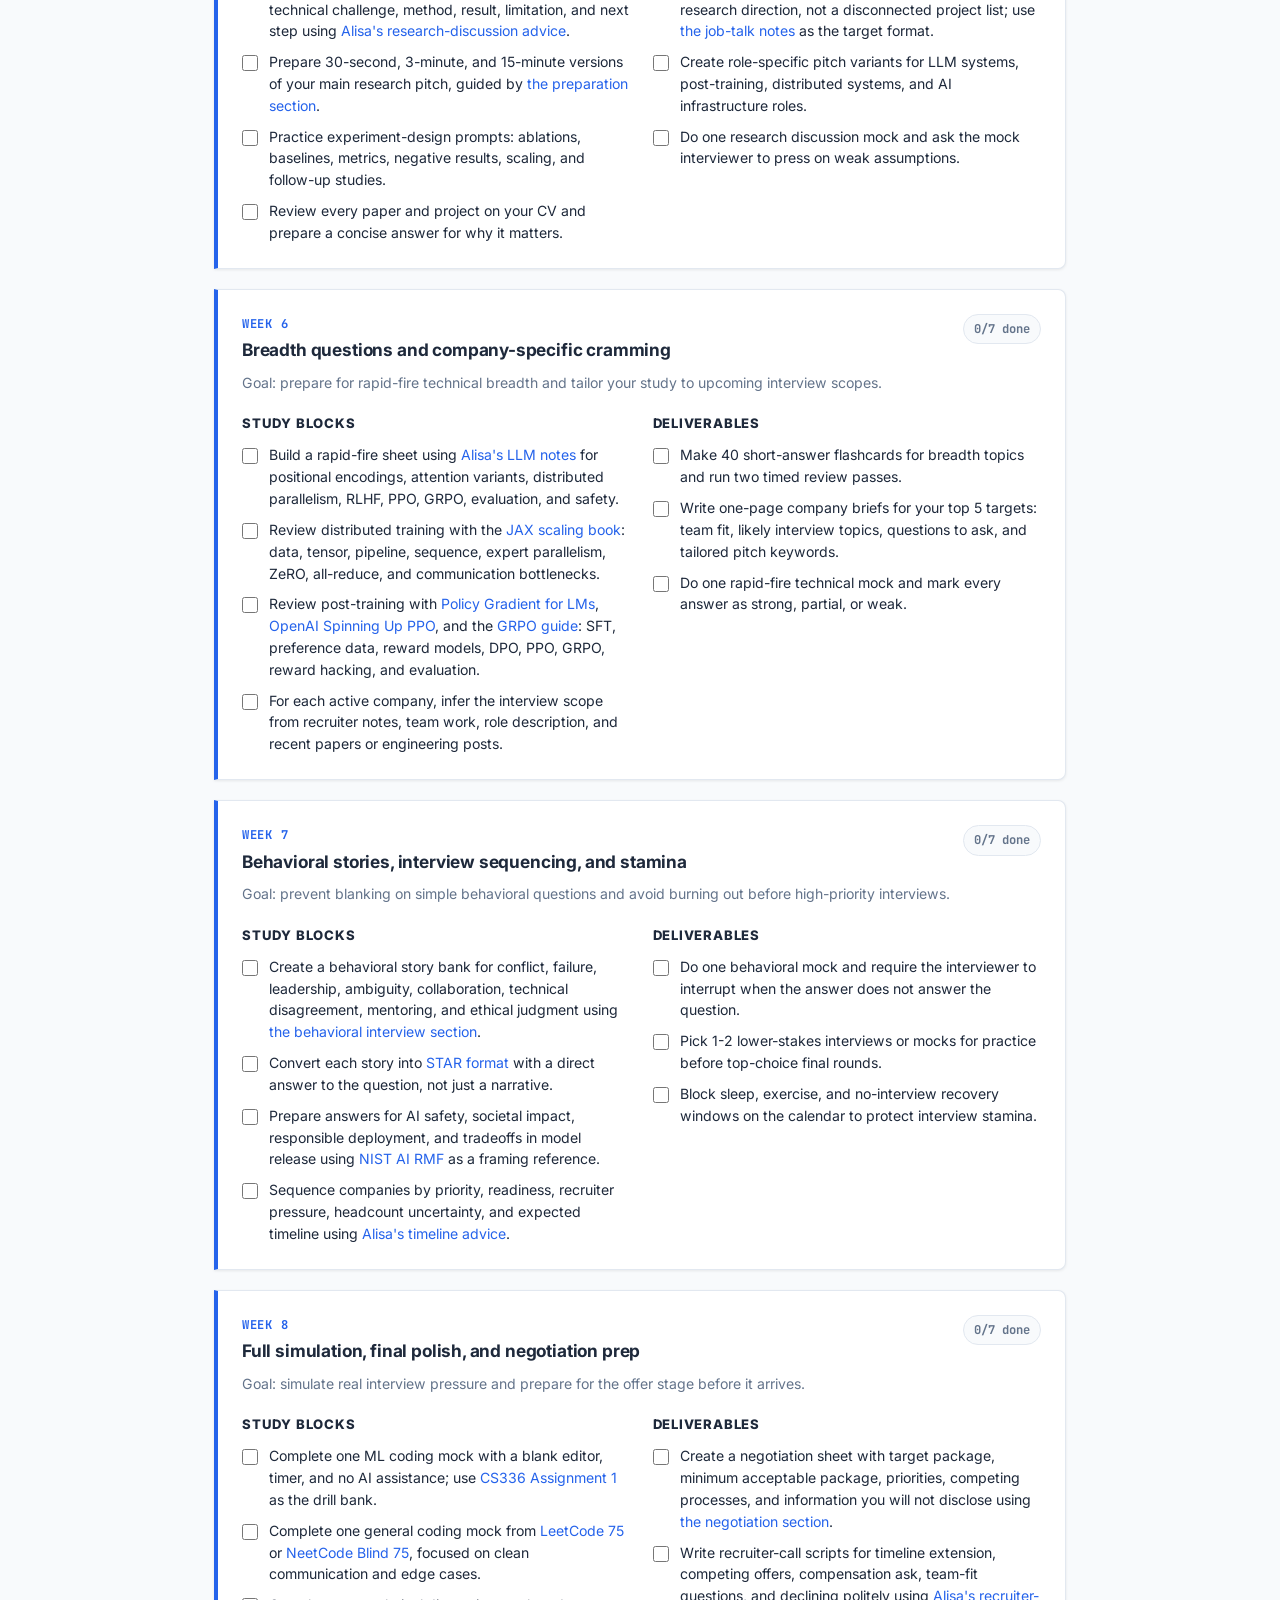
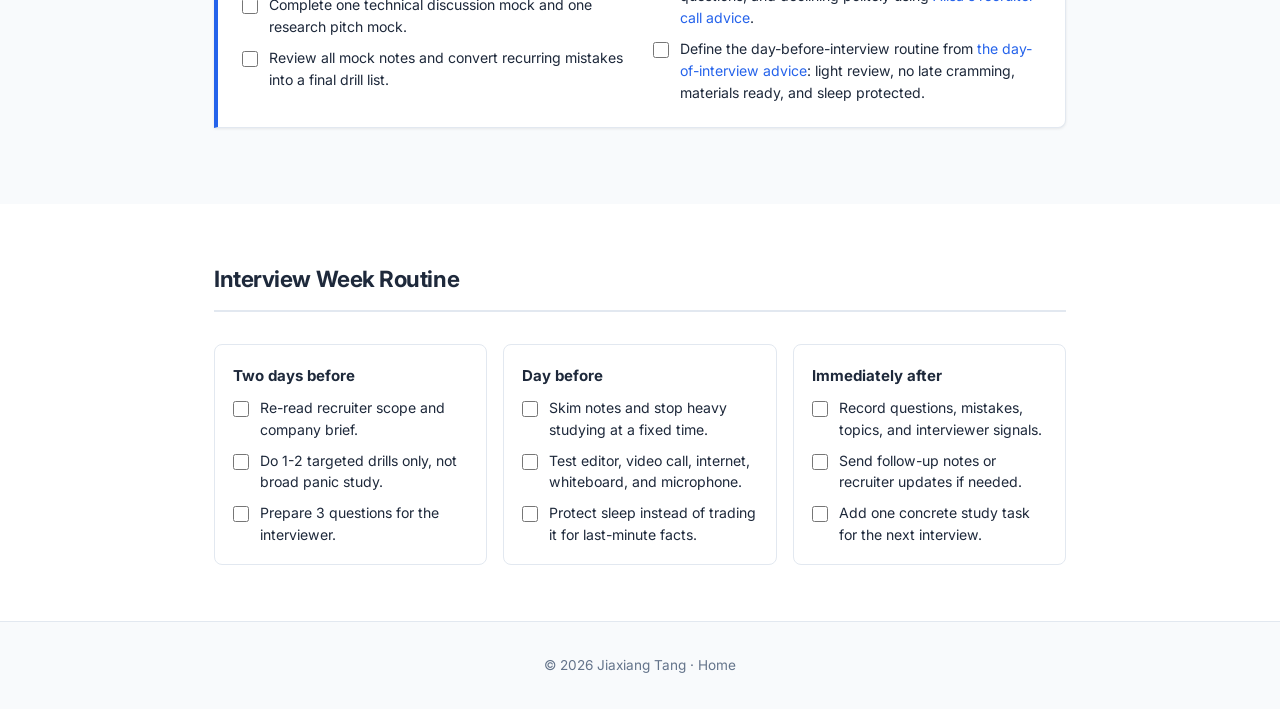
<file: interview-prep.html>
<!DOCTYPE html>
<html lang="en">
<head>
  <meta charset="UTF-8" />
  <meta name="viewport" content="width=device-width, initial-scale=1.0" />
  <meta name="robots" content="noindex, nofollow" />
  <title>Interview Prep Tracker · Jiaxiang Tang</title>
  <link rel="shortcut icon" href="favicon.ico" />
  <link rel="preconnect" href="https://fonts.googleapis.com" />
  <link rel="preconnect" href="https://fonts.gstatic.com" crossorigin />
  <link href="https://fonts.googleapis.com/css2?family=Inter:wght@300;400;500;600;700&family=JetBrains+Mono:wght@400;500&display=swap" rel="stylesheet" />
  <link rel="stylesheet" href="style.css" />
</head>
<body>

  <nav class="navbar">
    <div class="nav-inner">
      <a class="nav-brand" href="index.html">Jiaxiang Tang</a>
      <div class="nav-links">
        <a href="index.html#about">About</a>
        <a href="index.html#research">Research</a>
        <a href="index.html#publications">Publications</a>
        <a href="index.html#education">Education</a>
        <a href="blog/index.html">Blog</a>
        <a href="progress.html">Progress</a>
        <a href="cv/jiaxiang-resume.pdf" target="_blank" class="btn-cv">CV</a>
      </div>
    </div>
  </nav>

  <main class="prep-page">
    <section class="prep-hero">
      <div class="container">
        <div class="prep-hero-grid">
          <div>
            <p class="prep-kicker">Industry ML / AI interview plan</p>
            <h1>8-week interview preparation tracker</h1>
            <p class="prep-lede">
              A week-by-week plan based on Alisa Liu's job-search notes: build interview-specific technical skill, practice without AI assistance, tailor each interview, record feedback, and prepare deliberately for negotiation.
            </p>
            <div class="prep-actions">
              <a class="prep-button" href="#week-1">Start week 1</a>
              <a class="prep-button prep-button-secondary" href="https://alisawuffles.github.io/blog/job-search/" target="_blank" rel="noopener">Source blog</a>
            </div>
          </div>
          <aside class="prep-summary" aria-label="Preparation progress">
            <div class="prep-summary-row">
              <span>Overall progress</span>
              <strong id="overallPercent">0%</strong>
            </div>
            <div class="prep-meter" aria-hidden="true"><span id="overallMeter"></span></div>
            <div class="prep-stats">
              <div>
                <strong id="completedTasks">0</strong>
                <span>completed</span>
              </div>
              <div>
                <strong id="remainingTasks">0</strong>
                <span>remaining</span>
              </div>
              <div>
                <strong>8</strong>
                <span>weeks</span>
              </div>
            </div>
            <button class="prep-reset" type="button" id="resetPrep">Reset tracker</button>
          </aside>
        </div>
      </div>
    </section>

    <section class="prep-section">
      <div class="container">
        <h2 class="section-title">Weekly Focus</h2>
        <div class="prep-week-nav" aria-label="Jump to week">
          <a href="#week-1">Week 1</a>
          <a href="#week-2">Week 2</a>
          <a href="#week-3">Week 3</a>
          <a href="#week-4">Week 4</a>
          <a href="#week-5">Week 5</a>
          <a href="#week-6">Week 6</a>
          <a href="#week-7">Week 7</a>
          <a href="#week-8">Week 8</a>
        </div>

        <div class="prep-principles">
          <div>
            <h3>Core rule</h3>
            <p>Practice in interview mode: timer on, AI assistance off, explain tradeoffs out loud, and write post-interview notes immediately.</p>
          </div>
          <div>
            <h3>Target roles</h3>
            <p>Research Scientist, Member of Technical Staff, ML Engineer, or LLM Systems roles where PyTorch, ML fundamentals, research discussion, and coding all matter.</p>
          </div>
          <div>
            <h3>Weekly rhythm</h3>
            <p>Five focused study days, one mock day, one lighter review day. Increase company-specific preparation once interviews are scheduled.</p>
          </div>
        </div>
      </div>
    </section>

    <section class="prep-section prep-section-alt">
      <div class="container">
        <h2 class="section-title">Detailed Plan</h2>

        <article class="prep-week" id="week-1" data-week="1">
          <div class="prep-week-header">
            <div>
              <p class="prep-week-label">Week 1</p>
              <h3>Map the interview surface and rebuild LLM foundations</h3>
            </div>
            <span class="prep-week-progress">0/0 done</span>
          </div>
          <p class="prep-week-goal">Goal: turn scattered knowledge into a coherent map of what interviews can test.</p>
          <div class="prep-columns">
            <div>
              <h4>Study blocks</h4>
              <ul class="prep-task-list">
                <li><label><input type="checkbox" data-task="w1-cs336-start"><span class="prep-task-text"> Watch the first <a href="https://cs336.stanford.edu/spring2025/" target="_blank" rel="noopener">CS336 Language Modeling from Scratch</a> lectures and write a one-page topic map.</span></label></li>
                <li><label><input type="checkbox" data-task="w1-transformer-refresh"><span class="prep-task-text"> Review transformer basics with <a href="https://web.stanford.edu/class/cs224n/readings/cs224n-self-attention-transformers-2023_draft.pdf" target="_blank" rel="noopener">CS224N self-attention notes</a> and <a href="https://jalammar.github.io/illustrated-gpt2/" target="_blank" rel="noopener">The Illustrated GPT-2</a>: tokenization, embeddings, attention, residuals, layer norm, MLP, and causal masking.</span></label></li>
                <li><label><input type="checkbox" data-task="w1-pytorch-setup"><span class="prep-task-text"> Create a local PyTorch interview notebook or script template using the <a href="https://docs.pytorch.org/docs/stable/index.html" target="_blank" rel="noopener">PyTorch docs</a> for tests, timing, and shape-printing helpers.</span></label></li>
                <li><label><input type="checkbox" data-task="w1-coding-baseline"><span class="prep-task-text"> Solve 6 baseline coding problems from <a href="https://leetcode.com/studyplan/leetcode-75/" target="_blank" rel="noopener">LeetCode 75</a> or <a href="https://neetcode.io/practice/practice/blind75" target="_blank" rel="noopener">NeetCode Blind 75</a>: arrays, hash maps, two pointers, stack, BFS, and binary search.</span></label></li>
              </ul>
            </div>
            <div>
              <h4>Deliverables</h4>
              <ul class="prep-task-list">
                <li><label><input type="checkbox" data-task="w1-weakness-list"><span class="prep-task-text"> Make a ranked list of weak topics across ML coding, general coding, math, research pitch, and behavioral stories using <a href="https://alisawuffles.github.io/blog/job-search/#interview-types" target="_blank" rel="noopener">Alisa's interview-type breakdown</a> as the checklist.</span></label></li>
                <li><label><input type="checkbox" data-task="w1-company-sheet"><span class="prep-task-text"> Start a company tracker with role, recruiter, interview format, team interest, deadline, and next action.</span></label></li>
                <li><label><input type="checkbox" data-task="w1-no-ai-rule"><span class="prep-task-text"> Do one 45-minute coding session with autocomplete and AI assistance fully disabled.</span></label></li>
              </ul>
            </div>
          </div>
        </article>

        <article class="prep-week" id="week-2" data-week="2">
          <div class="prep-week-header">
            <div>
              <p class="prep-week-label">Week 2</p>
              <h3>Math, backprop, and general coding foundations</h3>
            </div>
            <span class="prep-week-progress">0/0 done</span>
          </div>
          <p class="prep-week-goal">Goal: refresh the concepts that silently appear inside ML coding and technical discussions.</p>
          <div class="prep-columns">
            <div>
              <h4>Study blocks</h4>
              <ul class="prep-task-list">
                <li><label><input type="checkbox" data-task="w2-probability"><span class="prep-task-text"> Review probability with <a href="https://alisawuffles.notion.site/math-notes" target="_blank" rel="noopener">Alisa's math notes</a>: expectation, variance, common distributions, Bayes rule, MLE, and sampling.</span></label></li>
                <li><label><input type="checkbox" data-task="w2-linear-algebra"><span class="prep-task-text"> Review linear algebra with <a href="https://alisawuffles.notion.site/math-notes" target="_blank" rel="noopener">Alisa's math notes</a>: matrix multiplication, eigenspaces, SVD intuition, projections, norms, and shapes.</span></label></li>
                <li><label><input type="checkbox" data-task="w2-calculus"><span class="prep-task-text"> Review calculus for ML with <a href="https://cs231n.github.io/optimization-2/" target="_blank" rel="noopener">CS231N backpropagation notes</a>: gradients, Jacobians, chain rule, softmax derivative, and cross-entropy gradients.</span></label></li>
                <li><label><input type="checkbox" data-task="w2-leetcode"><span class="prep-task-text"> Solve 8 <a href="https://leetcode.com/studyplan/leetcode-75/" target="_blank" rel="noopener">LeetCode 75</a> / <a href="https://neetcode.io/practice/practice/blind75" target="_blank" rel="noopener">NeetCode Blind 75</a> problems focused on recursion, trees, heaps, intervals, and graph traversal.</span></label></li>
              </ul>
            </div>
            <div>
              <h4>Deliverables</h4>
              <ul class="prep-task-list">
                <li><label><input type="checkbox" data-task="w2-backprop"><span class="prep-task-text"> Implement a tiny neural net forward and backward pass from scratch using NumPy-style operations after reading <a href="https://cs231n.github.io/optimization-2/" target="_blank" rel="noopener">CS231N Backpropagation</a>.</span></label></li>
                <li><label><input type="checkbox" data-task="w2-cheatsheet"><span class="prep-task-text"> Write a two-page math cheat sheet for probability, linear algebra, and calculus formulas you forget under pressure.</span></label></li>
                <li><label><input type="checkbox" data-task="w2-mock"><span class="prep-task-text"> Do one 60-minute general coding mock and record every hesitation or bug pattern.</span></label></li>
              </ul>
            </div>
          </div>
        </article>

        <article class="prep-week" id="week-3" data-week="3">
          <div class="prep-week-header">
            <div>
              <p class="prep-week-label">Week 3</p>
              <h3>PyTorch fluency and attention from scratch</h3>
            </div>
            <span class="prep-week-progress">0/0 done</span>
          </div>
          <p class="prep-week-goal">Goal: make the most common ML coding interview task feel routine.</p>
          <div class="prep-columns">
            <div>
              <h4>Study blocks</h4>
              <ul class="prep-task-list">
                <li><label><input type="checkbox" data-task="w3-tensors"><span class="prep-task-text"> Drill tensor shape manipulation with the <a href="https://docs.pytorch.org/docs/stable/tensors.html" target="_blank" rel="noopener">PyTorch tensor docs</a>: view, reshape, transpose, einsum, matmul, gather, scatter, and masking.</span></label></li>
                <li><label><input type="checkbox" data-task="w3-attention"><span class="prep-task-text"> Implement scaled dot-product attention with causal masks and padding masks from memory using the <a href="https://web.stanford.edu/class/cs224n/readings/cs224n-self-attention-transformers-2023_draft.pdf" target="_blank" rel="noopener">CS224N transformer note</a> as reference.</span></label></li>
                <li><label><input type="checkbox" data-task="w3-mha"><span class="prep-task-text"> Implement multi-head attention, including projection shapes and output projection; compare against <a href="https://docs.pytorch.org/docs/stable/generated/torch.nn.MultiheadAttention.html" target="_blank" rel="noopener">torch.nn.MultiheadAttention</a>.</span></label></li>
                <li><label><input type="checkbox" data-task="w3-training-loop"><span class="prep-task-text"> Implement a minimal training loop with optimizer, scheduler placeholder, gradient clipping, eval mode, and checkpoint stub using the <a href="https://docs.pytorch.org/tutorials/beginner/basics/optimization_tutorial.html" target="_blank" rel="noopener">PyTorch optimization tutorial</a>.</span></label></li>
              </ul>
            </div>
            <div>
              <h4>Deliverables</h4>
              <ul class="prep-task-list">
                <li><label><input type="checkbox" data-task="w3-transformer-block"><span class="prep-task-text"> Build a transformer block from scratch using <a href="https://github.com/stanford-cs336/assignment1-basics" target="_blank" rel="noopener">CS336 Assignment 1</a> and test shape, mask behavior, and overfit-on-tiny-batch behavior.</span></label></li>
                <li><label><input type="checkbox" data-task="w3-debug-log"><span class="prep-task-text"> Create a personal debugging checklist for off-by-one errors, shape mismatch, device mismatch, dtype mismatch, and masking bugs.</span></label></li>
                <li><label><input type="checkbox" data-task="w3-ml-mock"><span class="prep-task-text"> Do one ML coding mock focused on implementing attention or a transformer component.</span></label></li>
              </ul>
            </div>
          </div>
        </article>

        <article class="prep-week" id="week-4" data-week="4">
          <div class="prep-week-header">
            <div>
              <p class="prep-week-label">Week 4</p>
              <h3>Inference, decoding, and transformer muscle memory</h3>
            </div>
            <span class="prep-week-progress">0/0 done</span>
          </div>
          <p class="prep-week-goal">Goal: connect implementation skill with LLM systems questions that show up in research and MTS interviews.</p>
          <div class="prep-columns">
            <div>
              <h4>Study blocks</h4>
              <ul class="prep-task-list">
                <li><label><input type="checkbox" data-task="w4-decoding"><span class="prep-task-text"> Implement greedy decoding, temperature sampling, top-k sampling, and nucleus sampling with the <a href="https://huggingface.co/docs/transformers/en/generation_strategies" target="_blank" rel="noopener">Hugging Face generation strategies guide</a>.</span></label></li>
                <li><label><input type="checkbox" data-task="w4-beam"><span class="prep-task-text"> Implement beam search and write down failure modes, length penalty issues, and complexity using the <a href="https://huggingface.co/docs/transformers/en/generation_strategies" target="_blank" rel="noopener">generation strategies guide</a>.</span></label></li>
                <li><label><input type="checkbox" data-task="w4-kv-cache"><span class="prep-task-text"> Study KV cache mechanics, batching, prefill vs. decode, and why memory dominates serving with the <a href="https://arxiv.org/pdf/2309.06180" target="_blank" rel="noopener">vLLM / PagedAttention paper</a>.</span></label></li>
                <li><label><input type="checkbox" data-task="w4-serving"><span class="prep-task-text"> Review vLLM-style serving concepts in the <a href="https://docs.vllm.ai/" target="_blank" rel="noopener">vLLM docs</a>: paged attention, continuous batching, scheduling, and SLO tradeoffs.</span></label></li>
              </ul>
            </div>
            <div>
              <h4>Deliverables</h4>
              <ul class="prep-task-list">
                <li><label><input type="checkbox" data-task="w4-transformer-memory"><span class="prep-task-text"> Re-implement a tiny decoder-only transformer from a blank file in under 90 minutes, then compare against <a href="https://github.com/stanford-cs336/assignment1-basics" target="_blank" rel="noopener">CS336 Assignment 1</a>.</span></label></li>
                <li><label><input type="checkbox" data-task="w4-systems-sheet"><span class="prep-task-text"> Write a one-page inference systems sheet using <a href="https://docs.vllm.ai/" target="_blank" rel="noopener">vLLM docs</a> and the <a href="https://jax-ml.github.io/scaling-book/" target="_blank" rel="noopener">JAX scaling book</a>: throughput, latency, batching, KV cache, parallelism, and memory bottlenecks.</span></label></li>
                <li><label><input type="checkbox" data-task="w4-technical-mock"><span class="prep-task-text"> Do one technical discussion mock on inference system design and record gaps.</span></label></li>
              </ul>
            </div>
          </div>
        </article>

        <article class="prep-week" id="week-5" data-week="5">
          <div class="prep-week-header">
            <div>
              <p class="prep-week-label">Week 5</p>
              <h3>Research pitch and deep technical discussion</h3>
            </div>
            <span class="prep-week-progress">0/0 done</span>
          </div>
          <p class="prep-week-goal">Goal: explain your research judgment clearly and defend design choices under pressure.</p>
          <div class="prep-columns">
            <div>
              <h4>Study blocks</h4>
              <ul class="prep-task-list">
                <li><label><input type="checkbox" data-task="w5-project-map"><span class="prep-task-text"> For each major project, write the problem, motivation, technical challenge, method, result, limitation, and next step using <a href="https://alisawuffles.github.io/blog/job-search/#interview-types" target="_blank" rel="noopener">Alisa's research-discussion advice</a>.</span></label></li>
                <li><label><input type="checkbox" data-task="w5-pitches"><span class="prep-task-text"> Prepare 30-second, 3-minute, and 15-minute versions of your main research pitch, guided by <a href="https://alisawuffles.github.io/blog/job-search/#preparation" target="_blank" rel="noopener">the preparation section</a>.</span></label></li>
                <li><label><input type="checkbox" data-task="w5-experiment-design"><span class="prep-task-text"> Practice experiment-design prompts: ablations, baselines, metrics, negative results, scaling, and follow-up studies.</span></label></li>
                <li><label><input type="checkbox" data-task="w5-cv-defense"><span class="prep-task-text"> Review every paper and project on your CV and prepare a concise answer for why it matters.</span></label></li>
              </ul>
            </div>
            <div>
              <h4>Deliverables</h4>
              <ul class="prep-task-list">
                <li><label><input type="checkbox" data-task="w5-job-talk-outline"><span class="prep-task-text"> Build a job-talk outline centered on one coherent research direction, not a disconnected project list; use <a href="https://alisawuffles.github.io/blog/job-search/#interview-types" target="_blank" rel="noopener">the job-talk notes</a> as the target format.</span></label></li>
                <li><label><input type="checkbox" data-task="w5-tailoring"><span class="prep-task-text"> Create role-specific pitch variants for LLM systems, post-training, distributed systems, and AI infrastructure roles.</span></label></li>
                <li><label><input type="checkbox" data-task="w5-research-mock"><span class="prep-task-text"> Do one research discussion mock and ask the mock interviewer to press on weak assumptions.</span></label></li>
              </ul>
            </div>
          </div>
        </article>

        <article class="prep-week" id="week-6" data-week="6">
          <div class="prep-week-header">
            <div>
              <p class="prep-week-label">Week 6</p>
              <h3>Breadth questions and company-specific cramming</h3>
            </div>
            <span class="prep-week-progress">0/0 done</span>
          </div>
          <p class="prep-week-goal">Goal: prepare for rapid-fire technical breadth and tailor your study to upcoming interview scopes.</p>
          <div class="prep-columns">
            <div>
              <h4>Study blocks</h4>
              <ul class="prep-task-list">
                <li><label><input type="checkbox" data-task="w6-rapid-fire"><span class="prep-task-text"> Build a rapid-fire sheet using <a href="https://alisawuffles.notion.site/alisa-s-book-of-llms" target="_blank" rel="noopener">Alisa's LLM notes</a> for positional encodings, attention variants, distributed parallelism, RLHF, PPO, GRPO, evaluation, and safety.</span></label></li>
                <li><label><input type="checkbox" data-task="w6-distributed"><span class="prep-task-text"> Review distributed training with the <a href="https://jax-ml.github.io/scaling-book/" target="_blank" rel="noopener">JAX scaling book</a>: data, tensor, pipeline, sequence, expert parallelism, ZeRO, all-reduce, and communication bottlenecks.</span></label></li>
                <li><label><input type="checkbox" data-task="w6-rlhf"><span class="prep-task-text"> Review post-training with <a href="https://ivison.id.au/2026/02/09/policy-gradient.html" target="_blank" rel="noopener">Policy Gradient for LMs</a>, <a href="https://spinningup.openai.com/en/latest/algorithms/ppo.html" target="_blank" rel="noopener">OpenAI Spinning Up PPO</a>, and the <a href="https://gitlostmurali.com/blog/grpo-intro/" target="_blank" rel="noopener">GRPO guide</a>: SFT, preference data, reward models, DPO, PPO, GRPO, reward hacking, and evaluation.</span></label></li>
                <li><label><input type="checkbox" data-task="w6-company-scope"><span class="prep-task-text"> For each active company, infer the interview scope from recruiter notes, team work, role description, and recent papers or engineering posts.</span></label></li>
              </ul>
            </div>
            <div>
              <h4>Deliverables</h4>
              <ul class="prep-task-list">
                <li><label><input type="checkbox" data-task="w6-flashcards"><span class="prep-task-text"> Make 40 short-answer flashcards for breadth topics and run two timed review passes.</span></label></li>
                <li><label><input type="checkbox" data-task="w6-company-briefs"><span class="prep-task-text"> Write one-page company briefs for your top 5 targets: team fit, likely interview topics, questions to ask, and tailored pitch keywords.</span></label></li>
                <li><label><input type="checkbox" data-task="w6-breadth-mock"><span class="prep-task-text"> Do one rapid-fire technical mock and mark every answer as strong, partial, or weak.</span></label></li>
              </ul>
            </div>
          </div>
        </article>

        <article class="prep-week" id="week-7" data-week="7">
          <div class="prep-week-header">
            <div>
              <p class="prep-week-label">Week 7</p>
              <h3>Behavioral stories, interview sequencing, and stamina</h3>
            </div>
            <span class="prep-week-progress">0/0 done</span>
          </div>
          <p class="prep-week-goal">Goal: prevent blanking on simple behavioral questions and avoid burning out before high-priority interviews.</p>
          <div class="prep-columns">
            <div>
              <h4>Study blocks</h4>
              <ul class="prep-task-list">
                <li><label><input type="checkbox" data-task="w7-story-bank"><span class="prep-task-text"> Create a behavioral story bank for conflict, failure, leadership, ambiguity, collaboration, technical disagreement, mentoring, and ethical judgment using <a href="https://alisawuffles.github.io/blog/job-search/#interview-types" target="_blank" rel="noopener">the behavioral interview section</a>.</span></label></li>
                <li><label><input type="checkbox" data-task="w7-star"><span class="prep-task-text"> Convert each story into <a href="https://www.themuse.com/advice/star-interview-method" target="_blank" rel="noopener">STAR format</a> with a direct answer to the question, not just a narrative.</span></label></li>
                <li><label><input type="checkbox" data-task="w7-safety"><span class="prep-task-text"> Prepare answers for AI safety, societal impact, responsible deployment, and tradeoffs in model release using <a href="https://www.nist.gov/itl/ai-risk-management-framework" target="_blank" rel="noopener">NIST AI RMF</a> as a framing reference.</span></label></li>
                <li><label><input type="checkbox" data-task="w7-sequencing"><span class="prep-task-text"> Sequence companies by priority, readiness, recruiter pressure, headcount uncertainty, and expected timeline using <a href="https://alisawuffles.github.io/blog/job-search/#my-timeline" target="_blank" rel="noopener">Alisa's timeline advice</a>.</span></label></li>
              </ul>
            </div>
            <div>
              <h4>Deliverables</h4>
              <ul class="prep-task-list">
                <li><label><input type="checkbox" data-task="w7-behavioral-mock"><span class="prep-task-text"> Do one behavioral mock and require the interviewer to interrupt when the answer does not answer the question.</span></label></li>
                <li><label><input type="checkbox" data-task="w7-practice-companies"><span class="prep-task-text"> Pick 1-2 lower-stakes interviews or mocks for practice before top-choice final rounds.</span></label></li>
                <li><label><input type="checkbox" data-task="w7-recovery-plan"><span class="prep-task-text"> Block sleep, exercise, and no-interview recovery windows on the calendar to protect interview stamina.</span></label></li>
              </ul>
            </div>
          </div>
        </article>

        <article class="prep-week" id="week-8" data-week="8">
          <div class="prep-week-header">
            <div>
              <p class="prep-week-label">Week 8</p>
              <h3>Full simulation, final polish, and negotiation prep</h3>
            </div>
            <span class="prep-week-progress">0/0 done</span>
          </div>
          <p class="prep-week-goal">Goal: simulate real interview pressure and prepare for the offer stage before it arrives.</p>
          <div class="prep-columns">
            <div>
              <h4>Study blocks</h4>
              <ul class="prep-task-list">
                <li><label><input type="checkbox" data-task="w8-ml-mock"><span class="prep-task-text"> Complete one ML coding mock with a blank editor, timer, and no AI assistance; use <a href="https://github.com/stanford-cs336/assignment1-basics" target="_blank" rel="noopener">CS336 Assignment 1</a> as the drill bank.</span></label></li>
                <li><label><input type="checkbox" data-task="w8-general-mock"><span class="prep-task-text"> Complete one general coding mock from <a href="https://leetcode.com/studyplan/leetcode-75/" target="_blank" rel="noopener">LeetCode 75</a> or <a href="https://neetcode.io/practice/practice/blind75" target="_blank" rel="noopener">NeetCode Blind 75</a>, focused on clean communication and edge cases.</span></label></li>
                <li><label><input type="checkbox" data-task="w8-technical-mock"><span class="prep-task-text"> Complete one technical discussion mock and one research pitch mock.</span></label></li>
                <li><label><input type="checkbox" data-task="w8-review-loop"><span class="prep-task-text"> Review all mock notes and convert recurring mistakes into a final drill list.</span></label></li>
              </ul>
            </div>
            <div>
              <h4>Deliverables</h4>
              <ul class="prep-task-list">
                <li><label><input type="checkbox" data-task="w8-negotiation-sheet"><span class="prep-task-text"> Create a negotiation sheet with target package, minimum acceptable package, priorities, competing processes, and information you will not disclose using <a href="https://alisawuffles.github.io/blog/job-search/#negotiation" target="_blank" rel="noopener">the negotiation section</a>.</span></label></li>
                <li><label><input type="checkbox" data-task="w8-recruiter-scripts"><span class="prep-task-text"> Write recruiter-call scripts for timeline extension, competing offers, compensation ask, team-fit questions, and declining politely using <a href="https://alisawuffles.github.io/blog/job-search/#negotiation" target="_blank" rel="noopener">Alisa's recruiter-call advice</a>.</span></label></li>
                <li><label><input type="checkbox" data-task="w8-day-before"><span class="prep-task-text"> Define the day-before-interview routine from <a href="https://alisawuffles.github.io/blog/job-search/#preparation" target="_blank" rel="noopener">the day-of-interview advice</a>: light review, no late cramming, materials ready, and sleep protected.</span></label></li>
              </ul>
            </div>
          </div>
        </article>
      </div>
    </section>

    <section class="prep-section">
      <div class="container">
        <h2 class="section-title">Interview Week Routine</h2>
        <div class="prep-routine-grid">
          <div class="prep-routine-card">
            <h3>Two days before</h3>
            <ul class="prep-task-list">
              <li><label><input type="checkbox" data-task="routine-scope"><span class="prep-task-text"> Re-read recruiter scope and company brief.</span></label></li>
              <li><label><input type="checkbox" data-task="routine-targeted-drills"><span class="prep-task-text"> Do 1-2 targeted drills only, not broad panic study.</span></label></li>
              <li><label><input type="checkbox" data-task="routine-questions"><span class="prep-task-text"> Prepare 3 questions for the interviewer.</span></label></li>
            </ul>
          </div>
          <div class="prep-routine-card">
            <h3>Day before</h3>
            <ul class="prep-task-list">
              <li><label><input type="checkbox" data-task="routine-light-review"><span class="prep-task-text"> Skim notes and stop heavy studying at a fixed time.</span></label></li>
              <li><label><input type="checkbox" data-task="routine-environment"><span class="prep-task-text"> Test editor, video call, internet, whiteboard, and microphone.</span></label></li>
              <li><label><input type="checkbox" data-task="routine-sleep"><span class="prep-task-text"> Protect sleep instead of trading it for last-minute facts.</span></label></li>
            </ul>
          </div>
          <div class="prep-routine-card">
            <h3>Immediately after</h3>
            <ul class="prep-task-list">
              <li><label><input type="checkbox" data-task="routine-record"><span class="prep-task-text"> Record questions, mistakes, topics, and interviewer signals.</span></label></li>
              <li><label><input type="checkbox" data-task="routine-followup"><span class="prep-task-text"> Send follow-up notes or recruiter updates if needed.</span></label></li>
              <li><label><input type="checkbox" data-task="routine-next-drill"><span class="prep-task-text"> Add one concrete study task for the next interview.</span></label></li>
            </ul>
          </div>
        </div>
      </div>
    </section>
  </main>

  <footer class="footer">
    <div class="container">
      <p>© 2026 Jiaxiang Tang · <a href="index.html">Home</a></p>
    </div>
  </footer>

  <script>
    (function () {
      const storageKey = 'interviewPrepTracker:v1';
      const inputs = Array.from(document.querySelectorAll('input[type="checkbox"][data-task]'));
      const saved = JSON.parse(localStorage.getItem(storageKey) || '{}');

      function updateProgress() {
        const completed = inputs.filter(input => input.checked).length;
        const total = inputs.length;
        const percent = total ? Math.round((completed / total) * 100) : 0;

        document.getElementById('overallPercent').textContent = percent + '%';
        document.getElementById('overallMeter').style.width = percent + '%';
        document.getElementById('completedTasks').textContent = completed;
        document.getElementById('remainingTasks').textContent = total - completed;

        document.querySelectorAll('.prep-week').forEach(week => {
          const weekInputs = Array.from(week.querySelectorAll('input[type="checkbox"][data-task]'));
          const weekDone = weekInputs.filter(input => input.checked).length;
          const weekTotal = weekInputs.length;
          const label = week.querySelector('.prep-week-progress');
          label.textContent = weekDone + '/' + weekTotal + ' done';
          week.classList.toggle('is-complete', weekTotal > 0 && weekDone === weekTotal);
        });
      }

      inputs.forEach(input => {
        input.checked = Boolean(saved[input.dataset.task]);
        input.addEventListener('change', () => {
          saved[input.dataset.task] = input.checked;
          localStorage.setItem(storageKey, JSON.stringify(saved));
          updateProgress();
        });
      });

      document.getElementById('resetPrep').addEventListener('click', () => {
        if (!window.confirm('Reset all interview prep tracker checkboxes?')) return;
        inputs.forEach(input => {
          input.checked = false;
          saved[input.dataset.task] = false;
        });
        localStorage.setItem(storageKey, JSON.stringify(saved));
        updateProgress();
      });

      updateProgress();
    })();
  </script>

</body>
</html>
</file>
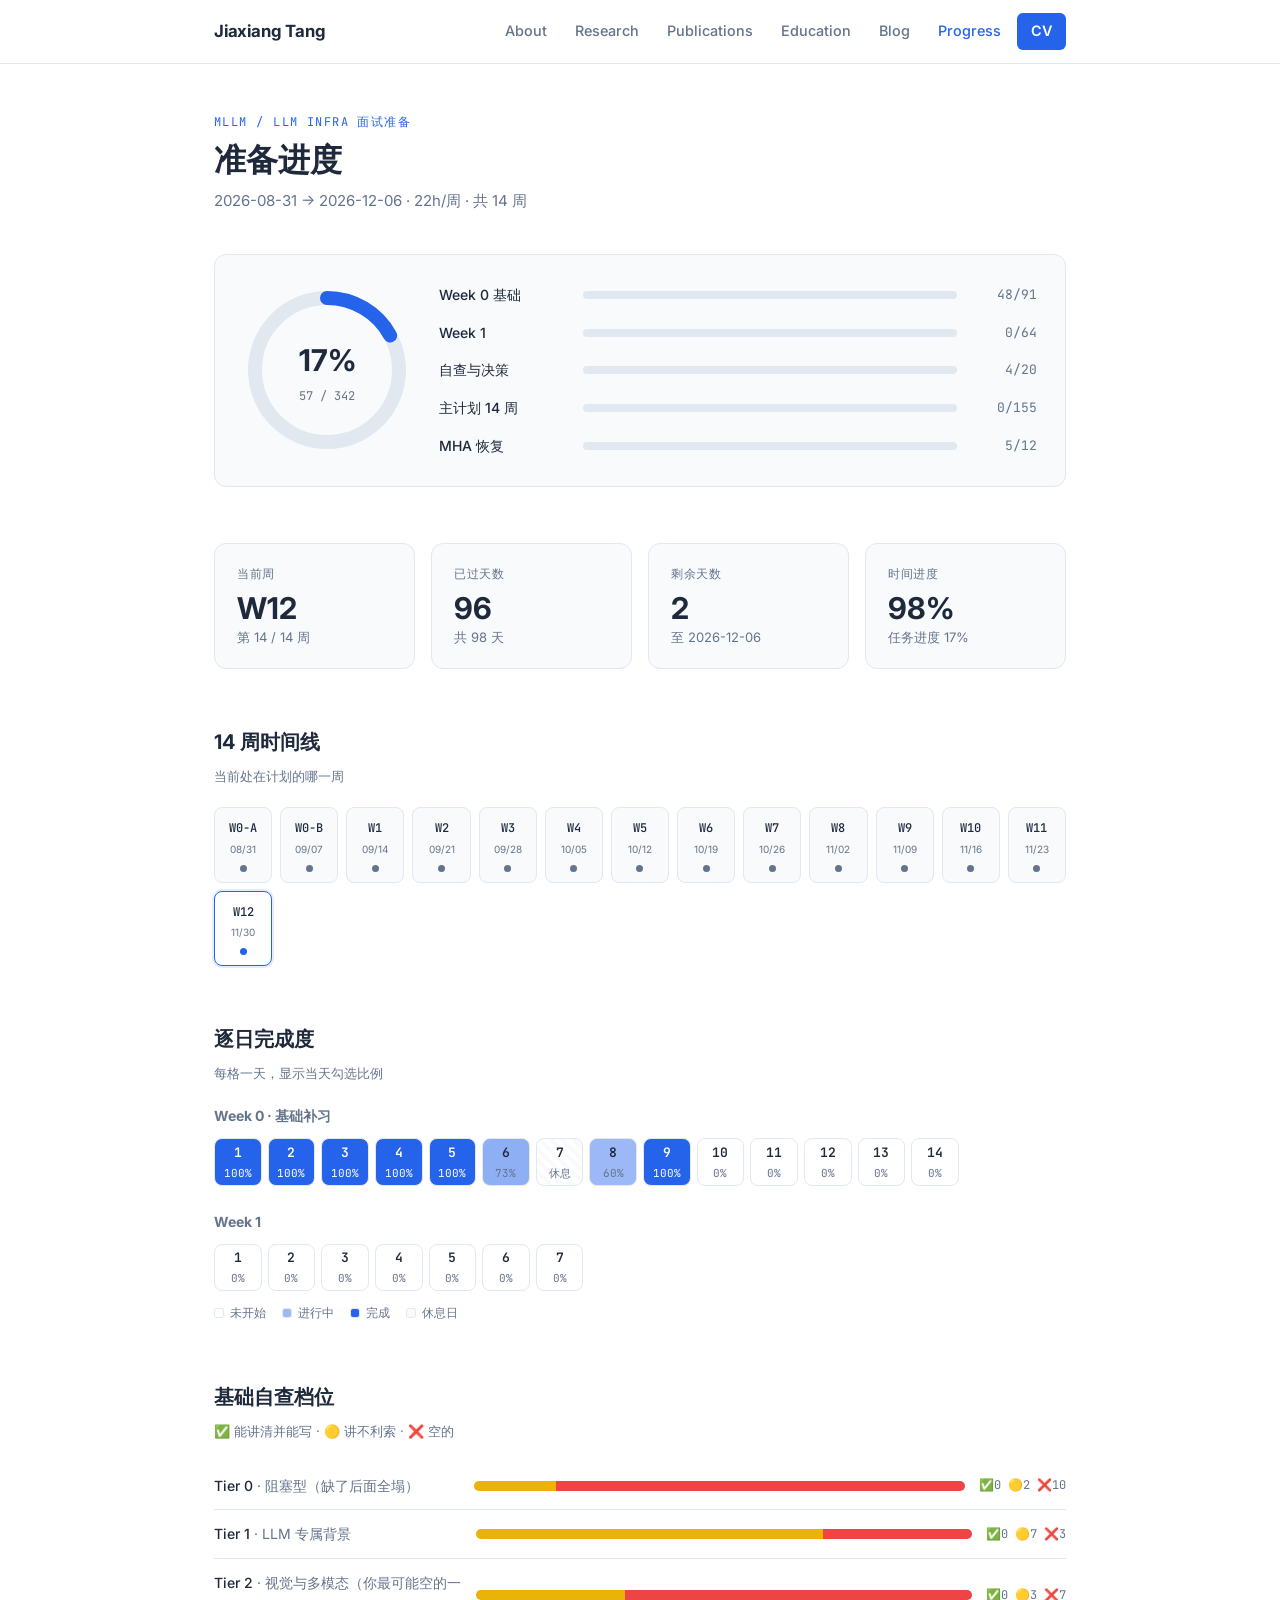
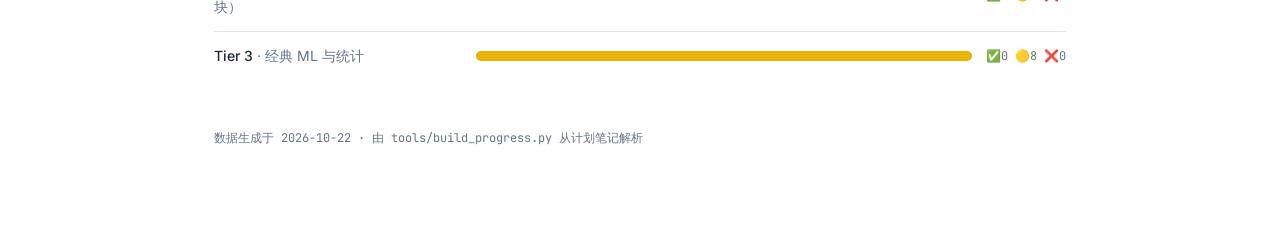
<file: progress.html>
<!DOCTYPE html>
<html lang="zh-CN">
<head>
<meta charset="UTF-8" />
<meta name="viewport" content="width=device-width, initial-scale=1.0" />
<title>Progress · Jiaxiang Tang</title>
<link rel="shortcut icon" href="favicon.ico" />
<link rel="preconnect" href="https://fonts.googleapis.com" />
<link rel="preconnect" href="https://fonts.gstatic.com" crossorigin />
<link href="https://fonts.googleapis.com/css2?family=Inter:wght@300;400;500;600;700&family=JetBrains+Mono:wght@400;500&display=swap" rel="stylesheet" />
<link rel="stylesheet" href="style.css" />
<style>
  .pg-page { padding-top: calc(var(--nav-height) + 48px); padding-bottom: 96px; }
  .pg-head { margin-bottom: 40px; }
  .pg-kicker { font-family: var(--font-mono); font-size: 12px; letter-spacing: .12em;
    text-transform: uppercase; color: var(--color-primary); margin-bottom: 8px; }
  .pg-head h1 { font-size: 32px; line-height: 1.25; }
  .pg-sub { color: var(--color-text-muted); font-size: 15px; margin-top: 8px; }

  .pg-grid { display: grid; grid-template-columns: repeat(auto-fit, minmax(200px, 1fr)); gap: 16px; }
  .pg-card { background: var(--color-bg-alt); border: 1px solid var(--color-border);
    border-radius: var(--radius); padding: 20px 22px; }
  .pg-card .k { font-size: 12px; letter-spacing: .06em; text-transform: uppercase;
    color: var(--color-text-muted); font-family: var(--font-mono); }
  .pg-card .v { font-size: 30px; font-weight: 700; line-height: 1.2; margin-top: 6px; }
  .pg-card .n { font-size: 13px; color: var(--color-text-muted); }

  .pg-section { margin-top: 56px; }
  .pg-section h2 { font-size: 20px; margin-bottom: 6px; }
  .pg-section .hint { font-size: 13px; color: var(--color-text-muted); margin-bottom: 20px; }

  /* overall ring */
  .pg-hero { display: grid; grid-template-columns: 168px 1fr; gap: 28px; align-items: center;
    background: var(--color-bg-alt); border: 1px solid var(--color-border);
    border-radius: var(--radius); padding: 28px; }
  .pg-ring { position: relative; width: 168px; height: 168px; }
  .pg-ring svg { transform: rotate(-90deg); }
  .pg-ring .lbl { position: absolute; inset: 0; display: flex; flex-direction: column;
    align-items: center; justify-content: center; }
  .pg-ring .lbl b { font-size: 30px; }
  .pg-ring .lbl span { font-size: 12px; color: var(--color-text-muted); font-family: var(--font-mono); }

  .pg-bars { display: flex; flex-direction: column; gap: 14px; }
  .pg-bar-row { display: grid; grid-template-columns: 132px 1fr 68px; gap: 12px; align-items: center; }
  .pg-bar-row .name { font-size: 14px; font-weight: 500; }
  .pg-bar-row .num { font-family: var(--font-mono); font-size: 13px;
    color: var(--color-text-muted); text-align: right; }
  .pg-track { height: 8px; border-radius: 999px; background: var(--color-border); overflow: hidden; }
  .pg-fill { height: 100%; border-radius: 999px; background: var(--color-primary);
    transition: width .6s ease; }

  /* week strip */
  .pg-weeks { display: grid; grid-template-columns: repeat(auto-fit, minmax(58px, 1fr)); gap: 8px; }
  .pg-week { border: 1px solid var(--color-border); border-radius: var(--radius-sm);
    padding: 10px 6px; text-align: center; background: var(--color-bg); }
  .pg-week.past { background: var(--color-bg-alt); }
  .pg-week.now { border-color: var(--color-primary); box-shadow: 0 0 0 2px rgba(37,99,235,.12); }
  .pg-week .w { font-family: var(--font-mono); font-size: 12px; font-weight: 500; }
  .pg-week .d { font-size: 10px; color: var(--color-text-muted); margin-top: 2px; }
  .pg-week .dot { width: 7px; height: 7px; border-radius: 999px; margin: 7px auto 0;
    background: var(--color-border); }
  .pg-week.past .dot { background: var(--color-text-muted); }
  .pg-week.now .dot { background: var(--color-primary); }

  /* day cells */
  .pg-days { display: grid; grid-template-columns: repeat(auto-fill, minmax(46px, 1fr)); gap: 6px; }
  .pg-day { aspect-ratio: 1; border-radius: var(--radius-sm); border: 1px solid var(--color-border);
    display: flex; flex-direction: column; align-items: center; justify-content: center;
    font-family: var(--font-mono); font-size: 11px; color: var(--color-text-muted); }
  .pg-day b { font-size: 13px; color: var(--color-text); font-weight: 600; }
  .pg-day.rest { background: repeating-linear-gradient(45deg,
      var(--color-bg-alt), var(--color-bg-alt) 4px, var(--color-bg) 4px, var(--color-bg) 8px); }
  .pg-legend { display: flex; gap: 16px; flex-wrap: wrap; font-size: 12px;
    color: var(--color-text-muted); margin-top: 12px; font-family: var(--font-mono); }
  .pg-legend i { display: inline-block; width: 10px; height: 10px; border-radius: 3px;
    margin-right: 6px; vertical-align: -1px; border: 1px solid var(--color-border); }

  /* tiers */
  .pg-tier { display: grid; grid-template-columns: 1fr 2fr auto; gap: 14px; align-items: center;
    padding: 12px 0; border-bottom: 1px solid var(--color-border); }
  .pg-tier:last-child { border-bottom: none; }
  .pg-tier .t { font-size: 14px; font-weight: 500; }
  .pg-stack { display: flex; height: 10px; border-radius: 999px; overflow: hidden;
    background: var(--color-border); }
  .pg-stack span { display: block; height: 100%; }
  .pg-tier .c { font-family: var(--font-mono); font-size: 12px; color: var(--color-text-muted);
    white-space: nowrap; }
  .pg-foot { margin-top: 48px; font-size: 12px; color: var(--color-text-muted);
    font-family: var(--font-mono); }
  @media (max-width: 640px) {
    .pg-hero { grid-template-columns: 1fr; justify-items: center; }
    .pg-bars { width: 100%; }
    .pg-bar-row { grid-template-columns: 96px 1fr 60px; }
  }
</style>
</head>
<body>

<nav class="navbar">
  <div class="nav-inner">
    <a class="nav-brand" href="index.html">Jiaxiang Tang</a>
    <div class="nav-links">
      <a href="index.html#about">About</a>
      <a href="index.html#research">Research</a>
      <a href="index.html#publications">Publications</a>
      <a href="index.html#education">Education</a>
      <a href="blog/index.html">Blog</a>
      <a href="progress.html" style="color: var(--color-primary);">Progress</a>
      <a href="cv/jiaxiang-resume.pdf" target="_blank" class="btn-cv">CV</a>
    </div>
  </div>
</nav>

<main class="pg-page">
  <div class="container">

    <header class="pg-head">
      <p class="pg-kicker">MLLM / LLM infra 面试准备</p>
      <h1>准备进度</h1>
      <p class="pg-sub" id="pgSub"></p>
    </header>

    <section class="pg-hero">
      <div class="pg-ring">
        <svg width="168" height="168" viewBox="0 0 168 168">
          <circle cx="84" cy="84" r="72" fill="none" stroke="var(--color-border)" stroke-width="14"/>
          <circle id="ringFill" cx="84" cy="84" r="72" fill="none" stroke="var(--color-primary)"
                  stroke-width="14" stroke-linecap="round" stroke-dasharray="452.4" stroke-dashoffset="452.4"/>
        </svg>
        <div class="lbl"><b id="ringPct">0%</b><span id="ringNum">0 / 0</span></div>
      </div>
      <div class="pg-bars" id="trackBars"></div>
    </section>

    <section class="pg-section">
      <div class="pg-grid" id="statCards"></div>
    </section>

    <section class="pg-section">
      <h2>14 周时间线</h2>
      <p class="hint">当前处在计划的哪一周</p>
      <div class="pg-weeks" id="weekStrip"></div>
    </section>

    <section class="pg-section">
      <h2>逐日完成度</h2>
      <p class="hint">每格一天，显示当天勾选比例</p>
      <h3 style="font-size:14px;margin:0 0 10px;color:var(--color-text-muted)">Week 0 · 基础补习</h3>
      <div class="pg-days" id="days0"></div>
      <h3 style="font-size:14px;margin:24px 0 10px;color:var(--color-text-muted)">Week 1</h3>
      <div class="pg-days" id="days1"></div>
      <div class="pg-legend">
        <span><i style="background:var(--color-bg)"></i>未开始</span>
        <span><i style="background:rgba(37,99,235,.45)"></i>进行中</span>
        <span><i style="background:var(--color-primary)"></i>完成</span>
        <span><i style="background:var(--color-bg-alt)"></i>休息日</span>
      </div>
    </section>

    <section class="pg-section">
      <h2>基础自查档位</h2>
      <p class="hint">✅ 能讲清并能写 · 🟡 讲不利索 · ❌ 空的</p>
      <div id="tierList"></div>
    </section>

    <p class="pg-foot" id="pgFoot"></p>
  </div>
</main>

<script src="progress-data.js"></script>
<script>
(function () {
  const P = PROGRESS;
  const TRACK_NAMES = {
    "week-0": "Week 0 基础", "week-1": "Week 1", "audit": "自查与决策",
    "master": "主计划 14 周", "mha": "MHA 恢复",
  };
  const pct = (d, t) => t ? Math.round(d / t * 100) : 0;
  const today = new Date(); today.setHours(0, 0, 0, 0);
  const day = s => { const [y, m, d] = s.split("-").map(Number); return new Date(y, m - 1, d); };

  // ── overall ring ──
  const total = P.tracks.reduce((a, t) => a + t.total, 0);
  const done  = P.tracks.reduce((a, t) => a + t.done, 0);
  const p = pct(done, total);
  document.getElementById("ringPct").textContent = p + "%";
  document.getElementById("ringNum").textContent = done + " / " + total;
  const C = 2 * Math.PI * 72;
  requestAnimationFrame(() => {
    const r = document.getElementById("ringFill");
    r.style.transition = "stroke-dashoffset 1s ease";
    r.setAttribute("stroke-dashoffset", C * (1 - p / 100));
  });

  // ── per-track bars ──
  document.getElementById("trackBars").innerHTML = P.tracks.map(t => `
    <div class="pg-bar-row">
      <span class="name">${TRACK_NAMES[t.key] || t.key}</span>
      <span class="pg-track"><span class="pg-fill" style="width:${pct(t.done, t.total)}%"></span></span>
      <span class="num">${t.done}/${t.total}</span>
    </div>`).join("");

  // ── stat cards ──
  const start = day(P.planStart), end = day(P.planEnd);
  const DAYMS = 86400000;
  const elapsed = Math.floor((today - start) / DAYMS) + 1;
  const span = Math.round((end - start) / DAYMS) + 1;
  const left = Math.max(0, Math.ceil((end - today) / DAYMS));
  const curWeek = P.weeks.findIndex(w => today >= day(w.start) && today <= day(w.end));
  const cards = [
    { k: "当前周", v: curWeek >= 0 ? P.weeks[curWeek].label : (today < start ? "未开始" : "已结束"),
      n: curWeek >= 0 ? `第 ${curWeek + 1} / ${P.weeks.length} 周` : P.planStart + " 开始" },
    { k: "已过天数", v: Math.max(0, Math.min(elapsed, span)), n: `共 ${span} 天` },
    { k: "剩余天数", v: left, n: "至 " + P.planEnd },
    { k: "时间进度", v: Math.max(0, Math.min(100, Math.round(elapsed / span * 100))) + "%",
      n: "任务进度 " + p + "%" },
  ];
  document.getElementById("statCards").innerHTML = cards.map(c =>
    `<div class="pg-card"><div class="k">${c.k}</div><div class="v">${c.v}</div><div class="n">${c.n}</div></div>`
  ).join("");

  document.getElementById("pgSub").textContent =
    `${P.planStart} → ${P.planEnd} · 22h/周 · 共 ${P.weeks.length} 周`;

  // ── week strip ──
  document.getElementById("weekStrip").innerHTML = P.weeks.map((w, i) => {
    const cls = i === curWeek ? "now" : (today > day(w.end) ? "past" : "");
    const md = w.start.slice(5).replace("-", "/");
    return `<div class="pg-week ${cls}" title="${w.start} → ${w.end}">
      <div class="w">${w.label}</div><div class="d">${md}</div><div class="dot"></div></div>`;
  }).join("");

  // ── day cells ──
  function renderDays(el, days) {
    document.getElementById(el).innerHTML = days.map(d => {
      const q = pct(d.done, d.total);
      if (!d.total) return `<div class="pg-day rest" title="${d.date} 休息"><b>${d.day}</b>休息</div>`;
      const bg = q === 0 ? "var(--color-bg)"
        : q === 100 ? "var(--color-primary)" : `rgba(37,99,235,${0.15 + q / 100 * 0.5})`;
      const fg = q === 100 ? "#fff" : "var(--color-text)";
      return `<div class="pg-day" style="background:${bg}" title="${d.date} · ${d.done}/${d.total}">
        <b style="color:${fg}">${d.day}</b><span style="color:${q === 100 ? '#fff' : ''}">${q}%</span></div>`;
    }).join("");
  }
  renderDays("days0", P.days.week0);
  renderDays("days1", P.days.week1);

  // ── tiers ──
  document.getElementById("tierList").innerHTML = P.tiers.map(t => {
    const n = t.green + t.yellow + t.red || 1;
    const w = x => (x / n * 100).toFixed(1) + "%";
    return `<div class="pg-tier">
      <span class="t">${t.name.split("·")[0].trim()}<span style="color:var(--color-text-muted);font-weight:400">
        ·${t.name.split("·").slice(1).join("·")}</span></span>
      <span class="pg-stack">
        <span style="width:${w(t.green)};background:#16a34a"></span>
        <span style="width:${w(t.yellow)};background:#eab308"></span>
        <span style="width:${w(t.red)};background:#ef4444"></span>
      </span>
      <span class="c">✅${t.green} 🟡${t.yellow} ❌${t.red}</span>
    </div>`;
  }).join("");

  document.getElementById("pgFoot").textContent = "数据生成于 " + P.generated + " · 由 tools/build_progress.py 从计划笔记解析";
})();
</script>
</body>
</html>
</file>
<file: style.css>
/* ========================================
   Jiaxiang Tang — Personal Website Styles
   ======================================== */

:root {
  --color-primary: #2563eb;
  --color-primary-dark: #1d4ed8;
  --color-accent: #0ea5e9;
  --color-text: #1e293b;
  --color-text-muted: #64748b;
  --color-bg: #ffffff;
  --color-bg-alt: #f8fafc;
  --color-border: #e2e8f0;
  --color-nav-bg: rgba(255, 255, 255, 0.92);
  --font-sans: 'Inter', -apple-system, BlinkMacSystemFont, sans-serif;
  --font-mono: 'JetBrains Mono', monospace;
  --shadow-sm: 0 1px 3px rgba(0,0,0,0.08);
  --shadow-md: 0 4px 16px rgba(0,0,0,0.10);
  --shadow-lg: 0 8px 32px rgba(0,0,0,0.12);
  --radius: 12px;
  --radius-sm: 8px;
  --nav-height: 64px;
  --max-width: 900px;
}

*, *::before, *::after { box-sizing: border-box; margin: 0; padding: 0; }

html { scroll-behavior: smooth; scroll-padding-top: calc(var(--nav-height) + 16px); }

body {
  font-family: var(--font-sans);
  color: var(--color-text);
  background: var(--color-bg);
  line-height: 1.7;
  font-size: 16px;
  -webkit-font-smoothing: antialiased;
}

a { color: var(--color-primary); text-decoration: none; transition: color 0.2s; }
a:hover { color: var(--color-primary-dark); }

img { max-width: 100%; display: block; }

/* ---- Layout ---- */

.container {
  max-width: var(--max-width);
  margin: 0 auto;
  padding: 0 24px;
}

/* ---- Navbar ---- */

.navbar {
  position: fixed;
  top: 0; left: 0; right: 0;
  height: var(--nav-height);
  background: var(--color-nav-bg);
  backdrop-filter: blur(12px);
  -webkit-backdrop-filter: blur(12px);
  border-bottom: 1px solid var(--color-border);
  z-index: 100;
}

.nav-inner {
  max-width: var(--max-width);
  margin: 0 auto;
  padding: 0 24px;
  height: 100%;
  display: flex;
  align-items: center;
  justify-content: space-between;
  gap: 24px;
}

.nav-brand {
  font-weight: 700;
  font-size: 1.05rem;
  color: var(--color-text);
  letter-spacing: -0.01em;
  white-space: nowrap;
}
.nav-brand:hover { color: var(--color-primary); }

.nav-links {
  display: flex;
  align-items: center;
  gap: 4px;
  flex-wrap: wrap;
}

.nav-links a {
  color: var(--color-text-muted);
  font-size: 0.9rem;
  font-weight: 500;
  padding: 6px 12px;
  border-radius: 6px;
  white-space: nowrap;
  transition: background 0.15s, color 0.15s;
}
.nav-links a:hover { color: var(--color-primary); background: #eff6ff; }

.btn-cv {
  background: var(--color-primary) !important;
  color: #fff !important;
  border-radius: 6px;
  padding: 6px 14px !important;
  font-weight: 600 !important;
}
.btn-cv:hover { background: var(--color-primary-dark) !important; }

/* ---- Hero ---- */

.hero {
  padding: calc(var(--nav-height) + 64px) 0 64px;
}

.hero-inner {
  display: flex;
  gap: 48px;
  align-items: flex-start;
}

.hero-photo {
  flex-shrink: 0;
}

.hero-photo img {
  width: 160px;
  height: 196px;
  object-fit: cover;
  border-radius: var(--radius);
  box-shadow: var(--shadow-md);
}

.hero-text { flex: 1; }

.hero-text h1 {
  font-size: 2rem;
  font-weight: 700;
  letter-spacing: -0.03em;
  line-height: 1.15;
  margin-bottom: 4px;
  color: var(--color-text);
}

.chinese {
  color: var(--color-text-muted);
  font-weight: 400;
  font-size: 0.85em;
}

.hero-title {
  font-size: 1rem;
  font-weight: 600;
  color: var(--color-primary);
  margin-bottom: 2px;
}

.hero-affil {
  font-size: 0.92rem;
  color: var(--color-text-muted);
  margin-bottom: 16px;
}

.hero-bio {
  font-size: 0.95rem;
  color: var(--color-text);
  line-height: 1.75;
  margin-bottom: 20px;
}

.hero-links {
  display: flex;
  gap: 10px;
  flex-wrap: wrap;
}

.link-badge {
  display: inline-flex;
  align-items: center;
  gap: 6px;
  background: var(--color-bg-alt);
  border: 1px solid var(--color-border);
  color: var(--color-text) !important;
  font-size: 0.85rem;
  font-weight: 500;
  padding: 7px 14px;
  border-radius: 8px;
  transition: border-color 0.2s, box-shadow 0.2s, background 0.2s;
}
.link-badge:hover {
  border-color: var(--color-primary);
  background: #eff6ff;
  color: var(--color-primary) !important;
  box-shadow: var(--shadow-sm);
}

.link-badge-primary {
  background: var(--color-primary);
  border-color: var(--color-primary);
  color: #fff !important;
}

.link-badge-primary:hover {
  background: var(--color-primary-dark);
  border-color: var(--color-primary-dark);
  color: #fff !important;
}

/* ---- Sections ---- */

.section {
  padding: 72px 0;
}

.section-alt {
  background: var(--color-bg-alt);
}

.section-title {
  font-size: 1.4rem;
  font-weight: 700;
  letter-spacing: -0.02em;
  margin-bottom: 6px;
  padding-bottom: 12px;
  border-bottom: 2px solid var(--color-border);
  margin-bottom: 32px;
  color: var(--color-text);
}

.subsection-title {
  font-size: 1.05rem;
  font-weight: 600;
  color: var(--color-text);
  margin-top: 40px;
  margin-bottom: 16px;
}

.section-note {
  font-size: 0.88rem;
  color: var(--color-text-muted);
  margin-bottom: 24px;
  margin-top: -16px;
}

.section-subtext {
  font-size: 0.95rem;
  color: var(--color-text-muted);
  margin-top: -20px;
  margin-bottom: 28px;
  line-height: 1.65;
}

/* ---- Home tracker callout ---- */

.home-tracker-callout {
  display: flex;
  align-items: center;
  justify-content: space-between;
  gap: 28px;
  border: 1px solid var(--color-border);
  border-left: 4px solid var(--color-primary);
  border-radius: 0 var(--radius-sm) var(--radius-sm) 0;
  background: var(--color-bg);
  padding: 24px 26px;
  box-shadow: var(--shadow-sm);
}

.home-tracker-label {
  font-size: 0.76rem;
  font-weight: 700;
  text-transform: uppercase;
  letter-spacing: 0.08em;
  color: var(--color-primary);
  margin-bottom: 6px;
}

.home-tracker-callout h2 {
  font-size: 1.24rem;
  line-height: 1.35;
  letter-spacing: -0.02em;
  margin-bottom: 8px;
}

.home-tracker-callout p {
  max-width: 650px;
  font-size: 0.92rem;
  color: var(--color-text-muted);
  line-height: 1.65;
}

.home-tracker-button {
  flex: 0 0 auto;
  display: inline-flex;
  align-items: center;
  justify-content: center;
  min-height: 38px;
  padding: 8px 16px;
  border-radius: 7px;
  background: var(--color-primary);
  color: #fff !important;
  font-size: 0.86rem;
  font-weight: 700;
}

.home-tracker-button:hover {
  background: var(--color-primary-dark);
}

/* ---- Research Interest Cards ---- */

.interest-grid {
  display: grid;
  grid-template-columns: repeat(auto-fill, minmax(200px, 1fr));
  gap: 16px;
}

.interest-card {
  background: var(--color-bg);
  border: 1px solid var(--color-border);
  border-radius: var(--radius);
  padding: 24px 20px;
  transition: box-shadow 0.2s, transform 0.2s;
}

.interest-card:hover {
  box-shadow: var(--shadow-md);
  transform: translateY(-2px);
}

.interest-icon {
  font-size: 1.8rem;
  margin-bottom: 12px;
}

.interest-card h3 {
  font-size: 0.95rem;
  font-weight: 600;
  margin-bottom: 8px;
  color: var(--color-text);
}

.interest-card p {
  font-size: 0.85rem;
  color: var(--color-text-muted);
  line-height: 1.6;
}

/* ---- Current Work ---- */

.work-list {
  list-style: none;
  display: flex;
  flex-direction: column;
  gap: 10px;
}

.work-list li {
  padding-left: 20px;
  position: relative;
  font-size: 0.95rem;
  color: var(--color-text);
}

.work-list li::before {
  content: "→";
  position: absolute;
  left: 0;
  color: var(--color-primary);
  font-weight: 600;
}

/* ---- Publications ---- */

.pub-list {
  display: flex;
  flex-direction: column;
  gap: 20px;
}

.pub-item {
  background: var(--color-bg);
  border: 1px solid var(--color-border);
  border-left: 4px solid var(--color-primary);
  border-radius: 0 var(--radius-sm) var(--radius-sm) 0;
  padding: 18px 20px;
  transition: box-shadow 0.2s;
}
.pub-item:hover { box-shadow: var(--shadow-sm); }

.pub-venue {
  font-size: 0.78rem;
  font-weight: 700;
  text-transform: uppercase;
  letter-spacing: 0.06em;
  color: var(--color-primary);
  margin-bottom: 6px;
}

.pub-title {
  font-size: 0.95rem;
  font-weight: 600;
  color: var(--color-text);
  margin-bottom: 4px;
  line-height: 1.5;
}

.pub-authors {
  font-size: 0.85rem;
  color: var(--color-text-muted);
  margin-bottom: 4px;
}

.pub-links {
  display: flex;
  gap: 10px;
  margin-top: 10px;
}

.pub-link {
  font-size: 0.8rem;
  font-weight: 500;
  color: var(--color-primary);
  background: #eff6ff;
  padding: 3px 10px;
  border-radius: 4px;
  transition: background 0.15s;
}
.pub-link:hover { background: #dbeafe; }

/* ---- Education Timeline ---- */

.timeline {
  display: flex;
  flex-direction: column;
  gap: 0;
  border-left: 2px solid var(--color-border);
  margin-left: 8px;
  padding-left: 0;
}

.timeline-item {
  display: flex;
  gap: 20px;
  position: relative;
  padding-bottom: 32px;
}

.timeline-item:last-child { padding-bottom: 0; }

.timeline-dot {
  flex-shrink: 0;
  width: 12px;
  height: 12px;
  background: var(--color-primary);
  border: 2px solid var(--color-bg);
  border-radius: 50%;
  margin-top: 4px;
  margin-left: -7px;
  box-shadow: 0 0 0 2px var(--color-primary);
}

.timeline-body { flex: 1; }

.timeline-period {
  font-size: 0.8rem;
  font-weight: 600;
  color: var(--color-primary);
  font-family: var(--font-mono);
  margin-bottom: 2px;
}

.timeline-degree {
  font-size: 0.98rem;
  font-weight: 600;
  color: var(--color-text);
}

.timeline-school {
  font-size: 0.88rem;
  color: var(--color-text-muted);
}

.award-list {
  list-style: none;
  display: flex;
  flex-direction: column;
  gap: 8px;
}

.award-list li {
  padding-left: 20px;
  position: relative;
  font-size: 0.92rem;
}

.award-list li::before {
  content: "🏆";
  position: absolute;
  left: 0;
  font-size: 0.85rem;
}

/* ---- Publication draft variant ---- */
.pub-item-draft {
  opacity: 0.65;
  border-left-color: var(--color-text-muted);
}

/* ---- Timeline extras ---- */
.timeline-detail {
  font-size: 0.82rem;
  color: var(--color-text-muted);
  margin-top: 2px;
  line-height: 1.5;
}
.gpa {
  font-size: 0.78rem;
  font-weight: 500;
  color: var(--color-text-muted);
  font-family: var(--font-mono);
}

/* ---- Skills grid ---- */
.skills-grid {
  display: grid;
  grid-template-columns: repeat(auto-fill, minmax(220px, 1fr));
  gap: 16px;
}
.skill-group {
  background: var(--color-bg);
  border: 1px solid var(--color-border);
  border-radius: var(--radius-sm);
  padding: 14px 16px;
}
.skill-label {
  font-size: 0.75rem;
  font-weight: 700;
  text-transform: uppercase;
  letter-spacing: 0.06em;
  color: var(--color-primary);
  margin-bottom: 10px;
}
.skill-tags {
  display: flex;
  flex-wrap: wrap;
  gap: 6px;
}
.skill-tags span {
  font-size: 0.8rem;
  background: var(--color-bg-alt);
  border: 1px solid var(--color-border);
  border-radius: 4px;
  padding: 3px 9px;
  color: var(--color-text);
  font-family: var(--font-mono);
}

/* ---- Footer ---- */

.footer {
  background: var(--color-bg-alt);
  border-top: 1px solid var(--color-border);
  padding: 32px 0;
  text-align: center;
  font-size: 0.85rem;
  color: var(--color-text-muted);
}

.footer a { color: var(--color-text-muted); }
.footer a:hover { color: var(--color-primary); }

/* ---- Interview prep tracker ---- */

.prep-page {
  background: var(--color-bg);
}

.prep-hero {
  padding: calc(var(--nav-height) + 56px) 0 56px;
  border-bottom: 1px solid var(--color-border);
}

.prep-hero-grid {
  display: grid;
  grid-template-columns: minmax(0, 1fr) 280px;
  gap: 32px;
  align-items: stretch;
}

.prep-kicker {
  font-size: 0.78rem;
  font-weight: 700;
  text-transform: uppercase;
  letter-spacing: 0.08em;
  color: var(--color-primary);
  margin-bottom: 10px;
}

.prep-hero h1 {
  font-size: 2.1rem;
  font-weight: 700;
  letter-spacing: -0.03em;
  line-height: 1.18;
  margin-bottom: 14px;
}

.prep-lede {
  max-width: 660px;
  color: var(--color-text-muted);
  line-height: 1.75;
  font-size: 0.98rem;
}

.prep-actions {
  display: flex;
  gap: 10px;
  flex-wrap: wrap;
  margin-top: 24px;
}

.prep-button {
  display: inline-flex;
  align-items: center;
  justify-content: center;
  min-height: 38px;
  padding: 8px 16px;
  border-radius: 7px;
  background: var(--color-primary);
  color: #fff !important;
  font-size: 0.86rem;
  font-weight: 700;
  border: 1px solid var(--color-primary);
}

.prep-button:hover {
  background: var(--color-primary-dark);
  border-color: var(--color-primary-dark);
}

.prep-button-secondary {
  background: var(--color-bg);
  color: var(--color-primary) !important;
}

.prep-button-secondary:hover {
  background: #eff6ff;
  color: var(--color-primary-dark) !important;
}

.prep-summary {
  border: 1px solid var(--color-border);
  border-radius: var(--radius-sm);
  padding: 20px;
  background: var(--color-bg-alt);
  box-shadow: var(--shadow-sm);
}

.prep-summary-row {
  display: flex;
  align-items: center;
  justify-content: space-between;
  gap: 16px;
  font-size: 0.85rem;
  font-weight: 600;
  color: var(--color-text-muted);
  margin-bottom: 12px;
}

.prep-summary-row strong {
  color: var(--color-text);
  font-family: var(--font-mono);
}

.prep-meter {
  height: 9px;
  border-radius: 999px;
  background: #e2e8f0;
  overflow: hidden;
}

.prep-meter span {
  display: block;
  width: 0;
  height: 100%;
  background: linear-gradient(90deg, var(--color-primary), #059669);
  transition: width 0.2s ease;
}

.prep-stats {
  display: grid;
  grid-template-columns: repeat(3, 1fr);
  gap: 8px;
  margin-top: 18px;
}

.prep-stats div {
  border: 1px solid var(--color-border);
  border-radius: 7px;
  background: var(--color-bg);
  padding: 10px 8px;
}

.prep-stats strong,
.prep-stats span {
  display: block;
  text-align: center;
}

.prep-stats strong {
  font-family: var(--font-mono);
  font-size: 1rem;
  color: var(--color-text);
}

.prep-stats span {
  font-size: 0.72rem;
  color: var(--color-text-muted);
}

.prep-reset {
  width: 100%;
  margin-top: 16px;
  border: 1px solid var(--color-border);
  border-radius: 7px;
  background: var(--color-bg);
  color: var(--color-text-muted);
  font: inherit;
  font-size: 0.82rem;
  font-weight: 600;
  padding: 8px 12px;
  cursor: pointer;
}

.prep-reset:hover {
  border-color: #f59e0b;
  color: #92400e;
  background: #fffbeb;
}

.prep-section {
  padding: 56px 0;
}

.prep-section-alt {
  background: var(--color-bg-alt);
}

.prep-week-nav {
  display: flex;
  flex-wrap: wrap;
  gap: 8px;
  margin-top: -14px;
  margin-bottom: 24px;
}

.prep-week-nav a {
  border: 1px solid var(--color-border);
  border-radius: 999px;
  background: var(--color-bg);
  color: var(--color-text-muted);
  font-size: 0.82rem;
  font-weight: 700;
  padding: 5px 13px;
}

.prep-week-nav a:hover {
  border-color: var(--color-primary);
  background: #eff6ff;
  color: var(--color-primary);
}

.prep-principles {
  display: grid;
  grid-template-columns: repeat(3, minmax(0, 1fr));
  gap: 16px;
}

.prep-principles div,
.prep-routine-card {
  border: 1px solid var(--color-border);
  border-radius: var(--radius-sm);
  background: var(--color-bg);
  padding: 18px;
}

.prep-principles h3,
.prep-routine-card h3 {
  font-size: 0.94rem;
  font-weight: 700;
  margin-bottom: 8px;
  color: var(--color-text);
}

.prep-principles p {
  font-size: 0.85rem;
  color: var(--color-text-muted);
  line-height: 1.65;
}

.prep-week {
  border: 1px solid var(--color-border);
  border-left: 4px solid var(--color-primary);
  border-radius: 0 var(--radius-sm) var(--radius-sm) 0;
  background: var(--color-bg);
  padding: 24px;
  margin-bottom: 20px;
  box-shadow: var(--shadow-sm);
}

.prep-week.is-complete {
  border-left-color: #059669;
}

.prep-week-header {
  display: flex;
  justify-content: space-between;
  gap: 16px;
  align-items: flex-start;
  margin-bottom: 10px;
}

.prep-week-label {
  font-family: var(--font-mono);
  font-size: 0.76rem;
  color: var(--color-primary);
  font-weight: 700;
  text-transform: uppercase;
  letter-spacing: 0.06em;
  margin-bottom: 4px;
}

.prep-week h3 {
  font-size: 1.08rem;
  line-height: 1.35;
  letter-spacing: -0.01em;
}

.prep-week-progress {
  flex-shrink: 0;
  border: 1px solid var(--color-border);
  border-radius: 999px;
  background: var(--color-bg-alt);
  color: var(--color-text-muted);
  font-size: 0.76rem;
  font-weight: 700;
  font-family: var(--font-mono);
  padding: 4px 10px;
}

.prep-week-goal {
  color: var(--color-text-muted);
  font-size: 0.88rem;
  line-height: 1.6;
  margin-bottom: 18px;
}

.prep-columns {
  display: grid;
  grid-template-columns: repeat(2, minmax(0, 1fr));
  gap: 22px;
}

.prep-columns h4 {
  color: var(--color-text);
  font-size: 0.82rem;
  font-weight: 800;
  text-transform: uppercase;
  letter-spacing: 0.06em;
  margin-bottom: 10px;
}

.prep-task-list {
  list-style: none;
  display: flex;
  flex-direction: column;
  gap: 9px;
}

.prep-task-list li {
  color: var(--color-text);
  font-size: 0.88rem;
  line-height: 1.55;
}

.prep-task-list label {
  display: grid;
  grid-template-columns: 18px minmax(0, 1fr);
  gap: 9px;
  align-items: start;
  cursor: pointer;
}

.prep-task-list input[type="checkbox"] {
  width: 16px;
  height: 16px;
  margin-top: 4px;
  accent-color: var(--color-primary);
}

.prep-task-list label:has(input:checked) {
  color: var(--color-text-muted);
  text-decoration: line-through;
  text-decoration-thickness: 1px;
}

.prep-routine-grid {
  display: grid;
  grid-template-columns: repeat(3, minmax(0, 1fr));
  gap: 16px;
}

/* ---- Responsive ---- */

@media (max-width: 640px) {
  :root { --nav-height: 112px; }
  .nav-inner {
    flex-direction: column;
    align-items: flex-start;
    justify-content: center;
    gap: 8px;
    padding-top: 10px;
    padding-bottom: 10px;
  }
  .nav-links {
    width: 100%;
    flex-wrap: nowrap;
    overflow-x: auto;
    padding-bottom: 3px;
    scrollbar-width: none;
  }
  .nav-links::-webkit-scrollbar { display: none; }
  .hero-inner { flex-direction: column; gap: 24px; }
  .hero-photo img { width: 120px; height: 147px; }
  .hero-text h1 { font-size: 1.5rem; }
  .interest-grid { grid-template-columns: 1fr 1fr; }
  .nav-links a { padding: 5px 8px; }
  .nav-links a { flex: 0 0 auto; }
  .home-tracker-callout {
    flex-direction: column;
    align-items: flex-start;
    padding: 20px;
  }
  .home-tracker-button { width: 100%; }
  .prep-hero-grid,
  .prep-principles,
  .prep-columns,
  .prep-routine-grid {
    grid-template-columns: 1fr;
  }
  .prep-hero h1 { font-size: 1.55rem; }
  .prep-week { padding: 20px; }
  .prep-week-header { flex-direction: column; }
}

@media (max-width: 400px) {
  .interest-grid { grid-template-columns: 1fr; }
}
</file>
